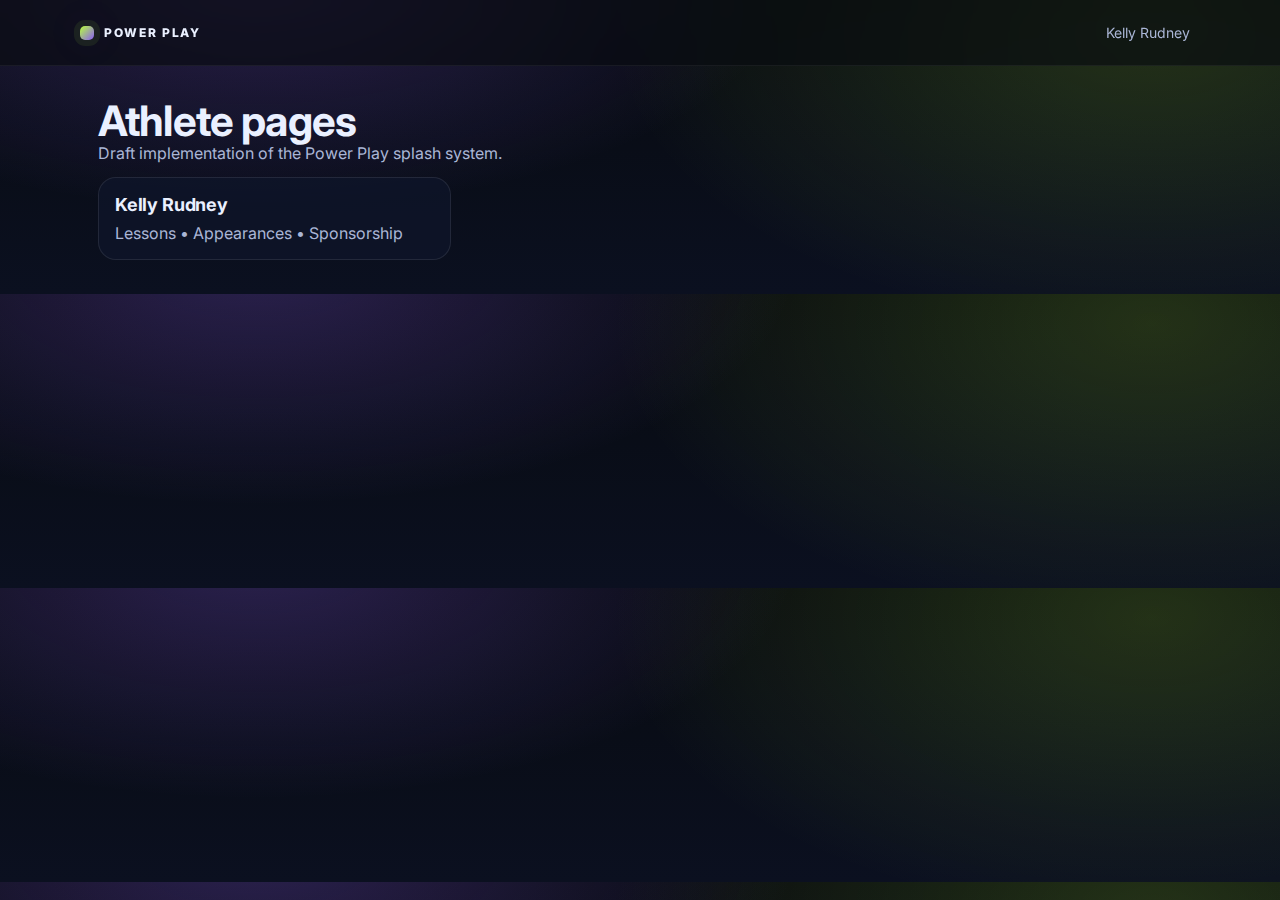
<file: index.html>
<!doctype html>
<html lang="en-CA">
<head>
  <meta charset="utf-8" />
  <meta name="viewport" content="width=device-width,initial-scale=1" />
  <title>Power Play — Athletes</title>
  <meta name="description" content="Power Play athlete splash pages." />
  <link rel="preconnect" href="https://fonts.googleapis.com" />
  <link rel="preconnect" href="https://fonts.gstatic.com" crossorigin />
  <link href="https://fonts.googleapis.com/css2?family=Inter:wght@400;600;700;800&display=swap" rel="stylesheet" />
  <link rel="stylesheet" href="./shared/styles.css" />
</head>
<body>
  <header class="header">
    <div class="container header__inner">
      <a class="brand" href="/" aria-label="Power Play">
        <span class="brand__mark" aria-hidden="true"></span>
        <span class="brand__text">POWER PLAY</span>
      </a>
      <nav class="nav" aria-label="Primary">
        <a class="nav__link" href="./kelly-rudney/">Kelly Rudney</a>
      </nav>
    </div>
  </header>

  <main class="section">
    <div class="container">
      <div class="section__header">
        <h1 class="h1" style="font-size:42px">Athlete pages</h1>
        <p class="muted">Draft implementation of the Power Play splash system.</p>
      </div>
      <div class="grid grid--3">
        <a class="card" href="./kelly-rudney/">
          <h2 class="h3">Kelly Rudney</h2>
          <p class="muted">Lessons • Appearances • Sponsorship</p>
        </a>
      </div>
    </div>
  </main>
</body>
</html>
</file>
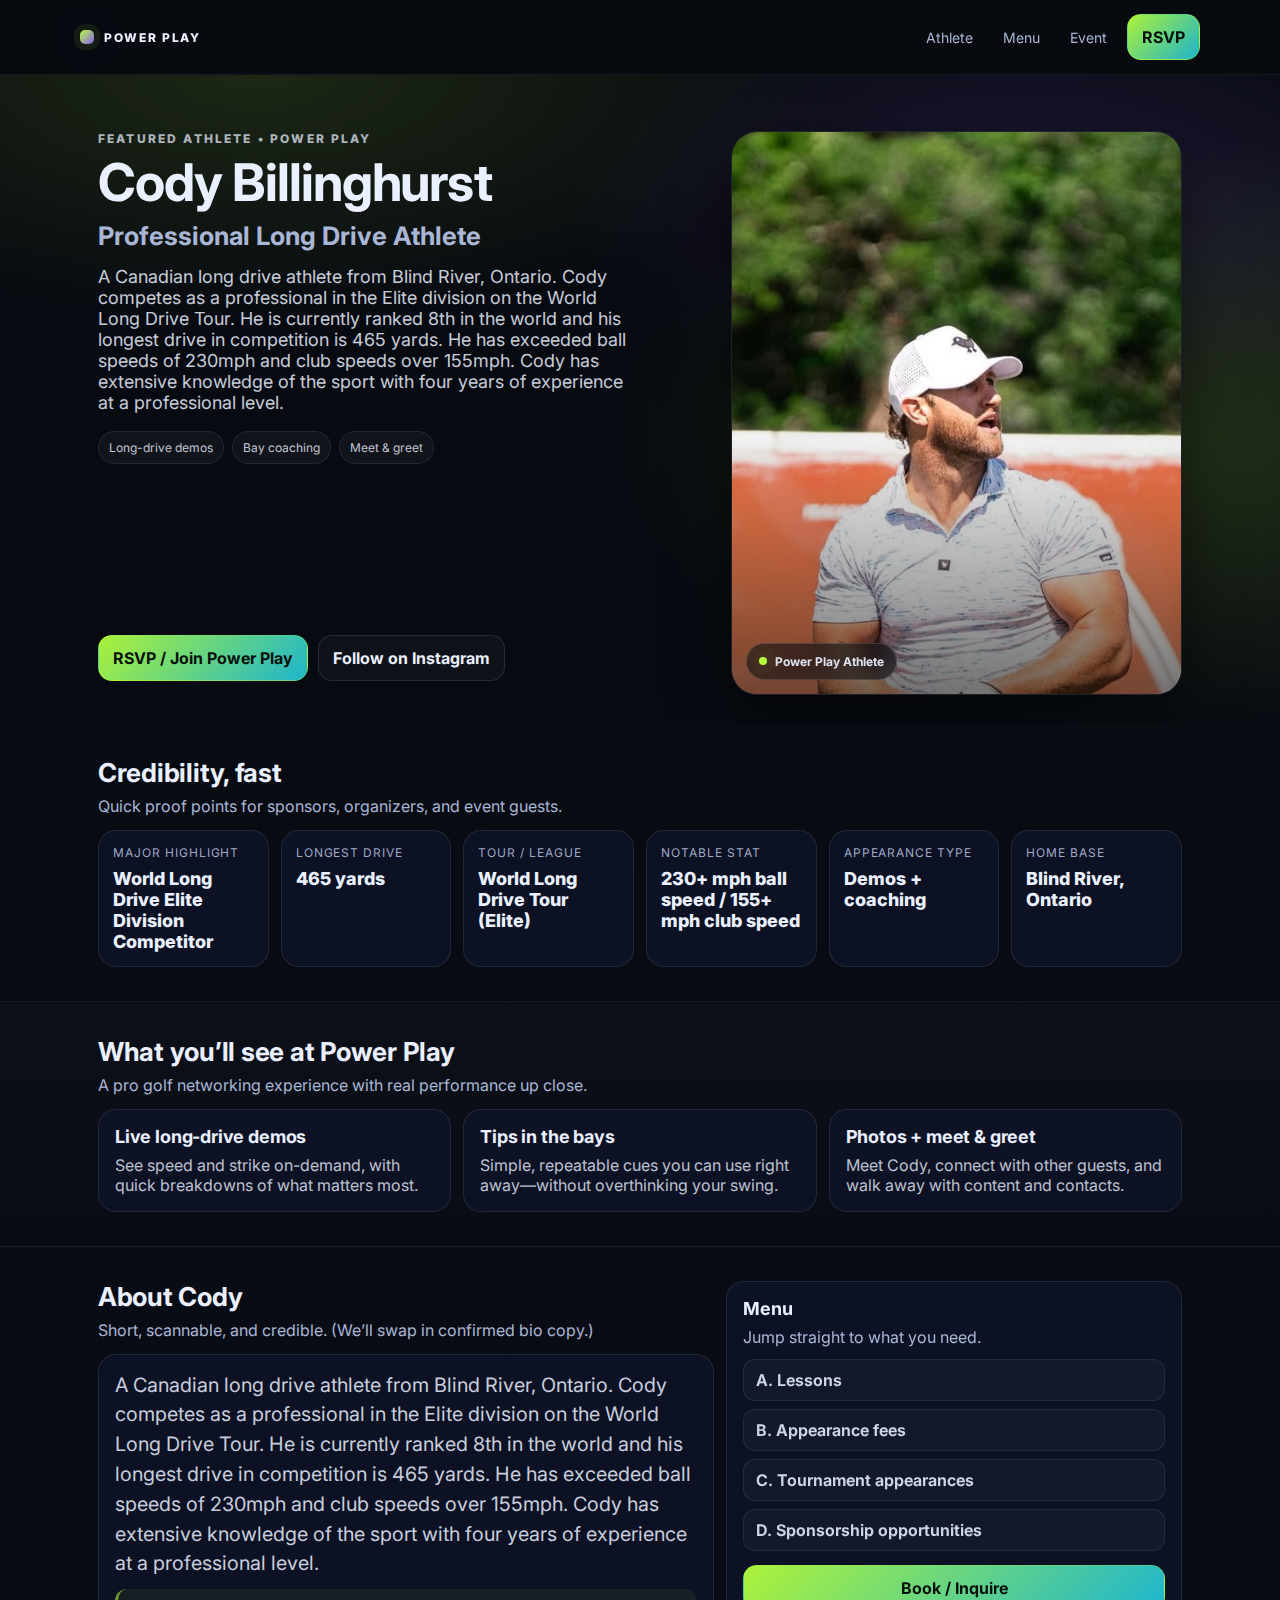
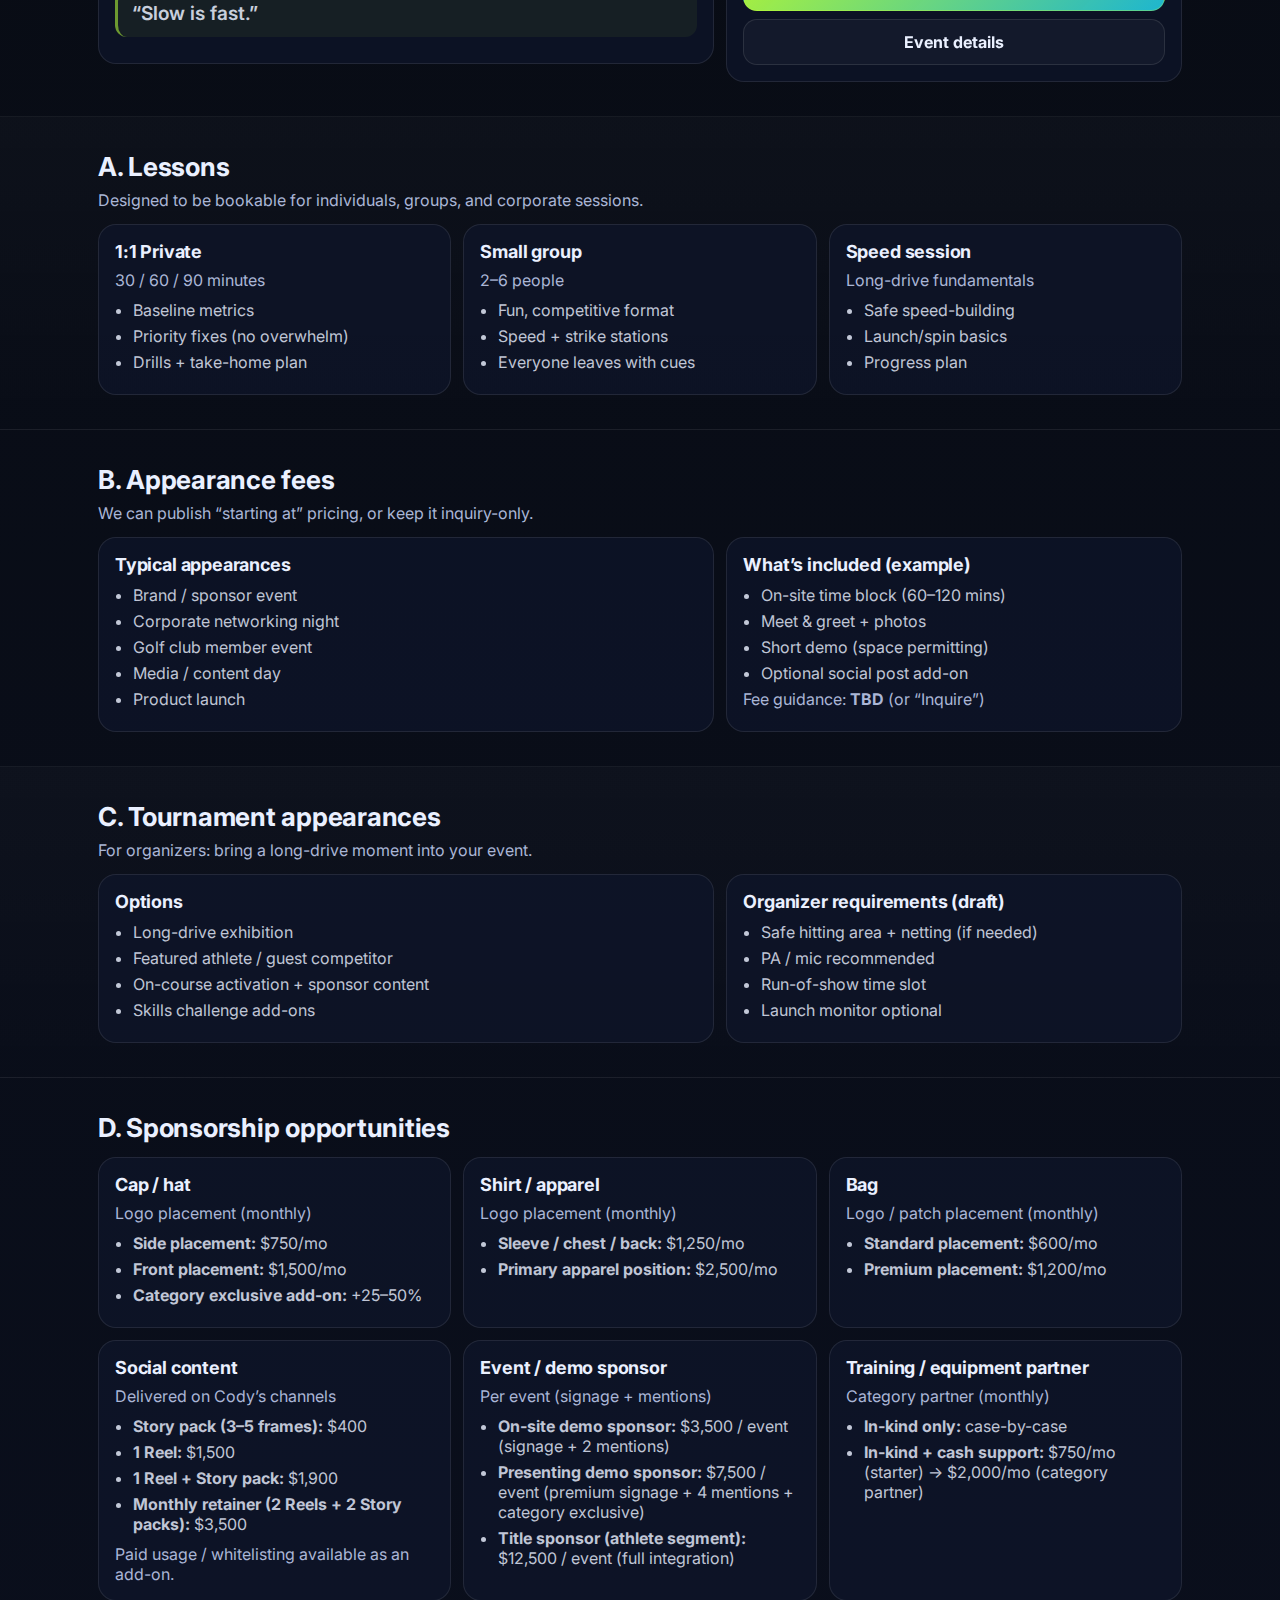
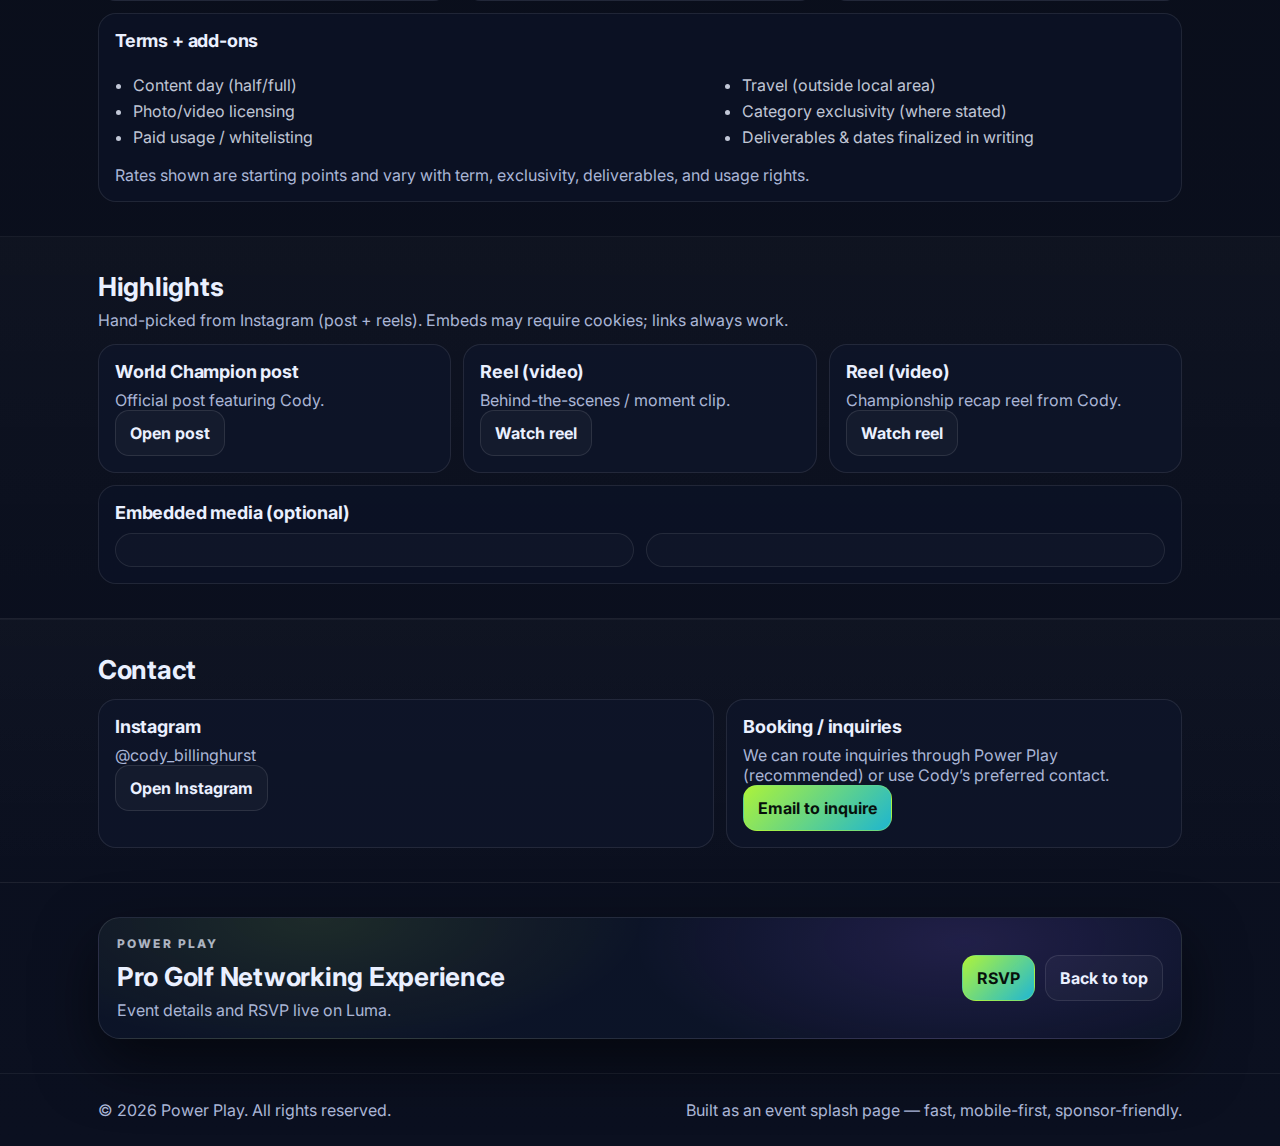
<file: cody-billinghurst/index.html>
<!doctype html>
<html lang="en-CA">
<head>
  <meta charset="utf-8" />
  <meta name="viewport" content="width=device-width,initial-scale=1" />
  <title>Cody Billinghurst — Power Play</title>
  <meta name="description" content="Cody Billinghurst — featured long-drive athlete at Power Play. Lessons, appearances, and sponsorship opportunities." />

  <link rel="preconnect" href="https://fonts.googleapis.com" />
  <link rel="preconnect" href="https://fonts.gstatic.com" crossorigin />
  <link href="https://fonts.googleapis.com/css2?family=Inter:wght@400;600;700;800&display=swap" rel="stylesheet" />

  <link rel="stylesheet" href="../shared/styles.css" />

  <!-- Open Graph -->
  <meta property="og:title" content="Cody Billinghurst — Power Play" />
  <meta property="og:description" content="Featured athlete at Power Play. Lessons, appearances, and sponsorship opportunities." />
  <meta property="og:type" content="website" />
  <meta property="og:image" content="./assets/hero.jpg" />
</head>
<body class="athlete-page">
  <a class="skip" href="#main">Skip to content</a>

  <header class="header">
    <div class="container header__inner">
      <a class="brand" href="#top" aria-label="Power Play">
        <span class="brand__mark" aria-hidden="true"></span>
        <span class="brand__text">POWER PLAY</span>
      </a>

      <nav class="nav" aria-label="Primary">
        <a class="nav__link" href="#athlete">Athlete</a>
        <a class="nav__link" href="#menu">Menu</a>
        <a class="nav__link" href="#event">Event</a>
        <a class="btn btn--primary" href="#rsvp">RSVP</a>
      </nav>
    </div>
  </header>

  <main id="main">
    <!-- HERO -->
    <section id="athlete" class="hero" aria-label="Cody Billinghurst">
      <div class="hero__bg" aria-hidden="true"></div>
      <div class="container hero__inner">
        <div class="hero__copy">
          <p class="eyebrow">Featured athlete • Power Play</p>
          <h1 class="h1">Cody Billinghurst</h1>
          <p class="subhead">Professional Long Drive Athlete</p>

          <p class="lead">A Canadian long drive athlete from Blind River, Ontario. Cody competes as a professional in the Elite division on the World Long Drive Tour. He is currently ranked 8th in the world and his longest drive in competition is 465 yards. He has exceeded ball speeds of 230mph and club speeds over 155mph. Cody has extensive knowledge of the sport with four years of experience at a professional level.</p>

          <div class="hero__cta">
            <a id="rsvp" class="btn btn--primary" href="https://luma.com/i0m71iub?locale=en-CA" target="_blank" rel="noopener">RSVP / Join Power Play</a>
            <a class="btn btn--ghost" href="#social">Follow on Instagram</a>
          </div>

          <div class="chips" aria-label="Highlights">
            <span class="chip">Long-drive demos</span>
            <span class="chip">Bay coaching</span>
            <span class="chip">Meet & greet</span>
          </div>
</div>

        <div class="hero__media">
          <div class="mediaCard">
            <img src="./assets/hero.jpg" alt="Cody Billinghurst holding the World Long Drive championship belt" loading="eager" class="hero-img--cody" />
            <div class="mediaCard__overlay" aria-hidden="true"></div>
            <div class="mediaCard__badge">
              <span class="dot" aria-hidden="true"></span>
              Power Play Athlete
            </div>
          </div>
        </div>
      </div>
    </section>

    <!-- PROOF BAR -->
    <section class="section">
      <div class="container">
        <div class="section__header">
          <h2 class="h2">Credibility, fast</h2>
          <p class="muted">Quick proof points for sponsors, organizers, and event guests.</p>
        </div>

        <div class="grid grid--stats" role="list">
          <div class="card stat" role="listitem">
            <p class="stat__label">Major highlight</p>
            <p class="stat__value">World Long Drive Elite Division Competitor</p>
          </div>
          <div class="card stat" role="listitem">
            <p class="stat__label">Longest drive</p>
            <p class="stat__value">465 yards</p>
          </div>
          <div class="card stat" role="listitem">
            <p class="stat__label">Tour / league</p>
            <p class="stat__value">World Long Drive Tour (Elite)</p>
          </div>
          <div class="card stat" role="listitem">
            <p class="stat__label">Notable stat</p>
            <p class="stat__value">230+ mph ball speed / 155+ mph club speed</p>
          </div>
          <div class="card stat" role="listitem">
            <p class="stat__label">Appearance type</p>
            <p class="stat__value">Demos + coaching</p>
          </div>
          <div class="card stat" role="listitem">
            <p class="stat__label">Home base</p>
            <p class="stat__value">Blind River, Ontario</p>
          </div>
        </div>
      </div>
    </section>

    <!-- WHAT YOU’LL SEE -->
    <section class="section section--alt">
      <div class="container">
        <div class="section__header">
          <h2 class="h2">What you’ll see at Power Play</h2>
          <p class="muted">A pro golf networking experience with real performance up close.</p>
        </div>

        <div class="grid grid--3">
          <div class="card feature">
            <h3 class="h3">Live long-drive demos</h3>
            <p>See speed and strike on-demand, with quick breakdowns of what matters most.</p>
          </div>
          <div class="card feature">
            <h3 class="h3">Tips in the bays</h3>
            <p>Simple, repeatable cues you can use right away—without overthinking your swing.</p>
          </div>
          <div class="card feature">
            <h3 class="h3">Photos + meet &amp; greet</h3>
            <p>Meet Cody, connect with other guests, and walk away with content and contacts.</p>
          </div>
        </div>
      </div>
    </section>

    <!-- BIO + MENU CARD -->
    <section id="menu" class="section">
      <div class="container">
        <div class="grid grid--split">
          <div>
            <div class="section__header">
              <h2 class="h2">About Cody</h2>
              <p class="muted">Short, scannable, and credible. (We’ll swap in confirmed bio copy.)</p>
            </div>
            <div class="card prose">
              <p class="about-copy">A Canadian long drive athlete from Blind River, Ontario. Cody competes as a professional in the Elite division on the World Long Drive Tour. He is currently ranked 8th in the world and his longest drive in competition is 465 yards. He has exceeded ball speeds of 230mph and club speeds over 155mph. Cody has extensive knowledge of the sport with four years of experience at a professional level.</p>
              <p class="quote">“Slow is fast.”</p>
            </div>
          </div>

          <aside class="card menuCard" aria-label="Menu">
            <h3 class="h3">Menu</h3>
            <p class="muted">Jump straight to what you need.</p>
            <div class="menuCard__links">
              <a class="menuLink" href="#lessons">A. Lessons</a>
              <a class="menuLink" href="#fees">B. Appearance fees</a>
              <a class="menuLink" href="#tournaments">C. Tournament appearances</a>
              <a class="menuLink" href="#sponsorship">D. Sponsorship opportunities</a>
            </div>
            <div class="menuCard__cta">
              <a class="btn btn--primary btn--block" href="#contact">Book / Inquire</a>
              <a class="btn btn--ghost btn--block" href="#event">Event details</a>
            </div>
          </aside>
        </div>
      </div>
    </section>

    <!-- LESSONS -->
    <section id="lessons" class="section section--alt">
      <div class="container">
        <div class="section__header">
          <h2 class="h2">A. Lessons</h2>
          <p class="muted">Designed to be bookable for individuals, groups, and corporate sessions.</p>
        </div>

        <div class="grid grid--3">
          <div class="card">
            <h3 class="h3">1:1 Private</h3>
            <p class="muted">30 / 60 / 90 minutes</p>
            <ul class="list">
              <li>Baseline metrics</li>
              <li>Priority fixes (no overwhelm)</li>
              <li>Drills + take-home plan</li>
            </ul>
          </div>
          <div class="card">
            <h3 class="h3">Small group</h3>
            <p class="muted">2–6 people</p>
            <ul class="list">
              <li>Fun, competitive format</li>
              <li>Speed + strike stations</li>
              <li>Everyone leaves with cues</li>
            </ul>
          </div>
          <div class="card">
            <h3 class="h3">Speed session</h3>
            <p class="muted">Long-drive fundamentals</p>
            <ul class="list">
              <li>Safe speed-building</li>
              <li>Launch/spin basics</li>
              <li>Progress plan</li>
            </ul>
          </div>
        </div>
      </div>
    </section>

    <!-- FEES -->
    <section id="fees" class="section">
      <div class="container">
        <div class="section__header">
          <h2 class="h2">B. Appearance fees</h2>
          <p class="muted">We can publish “starting at” pricing, or keep it inquiry-only.</p>
        </div>

        <div class="grid grid--split">
          <div class="card">
            <h3 class="h3">Typical appearances</h3>
            <ul class="list">
              <li>Brand / sponsor event</li>
              <li>Corporate networking night</li>
              <li>Golf club member event</li>
              <li>Media / content day</li>
              <li>Product launch</li>
            </ul>
          </div>
          <div class="card">
            <h3 class="h3">What’s included (example)</h3>
            <ul class="list">
              <li>On-site time block (60–120 mins)</li>
              <li>Meet &amp; greet + photos</li>
              <li>Short demo (space permitting)</li>
              <li>Optional social post add-on</li>
            </ul>
            <p class="muted">Fee guidance: <strong>TBD</strong> (or “Inquire”)</p>
          </div>
        </div>
      </div>
    </section>

    <!-- TOURNAMENTS -->
    <section id="tournaments" class="section section--alt">
      <div class="container">
        <div class="section__header">
          <h2 class="h2">C. Tournament appearances</h2>
          <p class="muted">For organizers: bring a long-drive moment into your event.</p>
        </div>

        <div class="grid grid--split">
          <div class="card">
            <h3 class="h3">Options</h3>
            <ul class="list">
              <li>Long-drive exhibition</li>
              <li>Featured athlete / guest competitor</li>
              <li>On-course activation + sponsor content</li>
              <li>Skills challenge add-ons</li>
            </ul>
          </div>
          <div class="card">
            <h3 class="h3">Organizer requirements (draft)</h3>
            <ul class="list">
              <li>Safe hitting area + netting (if needed)</li>
              <li>PA / mic recommended</li>
              <li>Run-of-show time slot</li>
              <li>Launch monitor optional</li>
            </ul>
          </div>
        </div>
      </div>
    </section>

    <!-- SPONSORSHIP -->
    <section id="sponsorship" class="section">
      <div class="container">
        <div class="section__header">
          <h2 class="h2">D. Sponsorship opportunities</h2>
          
        </div>

        <div class="grid grid--3">
          <div class="card">
            <h3 class="h3">Cap / hat</h3>
            <p class="muted">Logo placement (monthly)</p>
            <ul class="list">
              <li><strong>Side placement:</strong> $750/mo</li>
              <li><strong>Front placement:</strong> $1,500/mo</li>
              <li><strong>Category exclusive add-on:</strong> +25–50%</li>
            </ul>
          </div>

          <div class="card">
            <h3 class="h3">Shirt / apparel</h3>
            <p class="muted">Logo placement (monthly)</p>
            <ul class="list">
              <li><strong>Sleeve / chest / back:</strong> $1,250/mo</li>
              <li><strong>Primary apparel position:</strong> $2,500/mo</li>
            </ul>
          </div>

          <div class="card">
            <h3 class="h3">Bag</h3>
            <p class="muted">Logo / patch placement (monthly)</p>
            <ul class="list">
              <li><strong>Standard placement:</strong> $600/mo</li>
              <li><strong>Premium placement:</strong> $1,200/mo</li>
            </ul>
          </div>

          <div class="card">
            <h3 class="h3">Social content</h3>
            <p class="muted">Delivered on Cody’s channels</p>
            <ul class="list">
              <li><strong>Story pack (3–5 frames):</strong> $400</li>
              <li><strong>1 Reel:</strong> $1,500</li>
              <li><strong>1 Reel + Story pack:</strong> $1,900</li>
              <li><strong>Monthly retainer (2 Reels + 2 Story packs):</strong> $3,500</li>
            </ul>
            <p class="muted" style="margin-top:10px">Paid usage / whitelisting available as an add-on.</p>
          </div>

          <div class="card">
            <h3 class="h3">Event / demo sponsor</h3>
            <p class="muted">Per event (signage + mentions)</p>
            <ul class="list">
              <li><strong>On-site demo sponsor:</strong> $3,500 / event (signage + 2 mentions)</li>
              <li><strong>Presenting demo sponsor:</strong> $7,500 / event (premium signage + 4 mentions + category exclusive)</li>
              <li><strong>Title sponsor (athlete segment):</strong> $12,500 / event (full integration)</li>
            </ul>
          </div>

          <div class="card">
            <h3 class="h3">Training / equipment partner</h3>
            <p class="muted">Category partner (monthly)</p>
            <ul class="list">
              <li><strong>In-kind only:</strong> case-by-case</li>
              <li><strong>In-kind + cash support:</strong> $750/mo (starter) → $2,000/mo (category partner)</li>
            </ul>
          </div>
        </div>

        <div class="card note">
          <h3 class="h3">Terms + add-ons</h3>
          <div class="grid grid--split">
            <ul class="list">
              <li>Content day (half/full)</li>
              <li>Photo/video licensing</li>
              <li>Paid usage / whitelisting</li>
            </ul>
            <ul class="list">
              <li>Travel (outside local area)</li>
              <li>Category exclusivity (where stated)</li>
              <li>Deliverables & dates finalized in writing</li>
            </ul>
          </div>
          <p class="muted" style="margin-top:12px">Rates shown are starting points and vary with term, exclusivity, deliverables, and usage rights.</p>
        </div>
      </div>
    </section>

    <!-- MEDIA / HIGHLIGHTS -->
    <section class="section section--alt" aria-label="Media highlights">
      <div class="container">
        <div class="section__header">
          <h2 class="h2">Highlights</h2>
          <p class="muted">Hand-picked from Instagram (post + reels). Embeds may require cookies; links always work.</p>
        </div>

        <div class="grid grid--3">
          <div class="card">
            <h3 class="h3">World Champion post</h3>
            <p class="muted">Official post featuring Cody.</p>
            <a class="btn btn--ghost" href="https://www.instagram.com/cody_billinghurst/reel/CXgY_G_lnOP/" target="_blank" rel="noopener">Open post</a>
          </div>
          <div class="card">
            <h3 class="h3">Reel (video)</h3>
            <p class="muted">Behind-the-scenes / moment clip.</p>
            <a class="btn btn--ghost" href="https://www.instagram.com/cody_billinghurst/reel/CXbD5MhFKhz/" target="_blank" rel="noopener">Watch reel</a>
          </div>
          <div class="card">
            <h3 class="h3">Reel (video)</h3>
            <p class="muted">Championship recap reel from Cody.</p>
            <a class="btn btn--ghost" href="https://www.instagram.com/cody_billinghurst/reel/CWqNyfIldnr/" target="_blank" rel="noopener">Watch reel</a>
          </div>
        </div>

        <div class="card note" style="margin-top:12px">
          <h3 class="h3">Embedded media (optional)</h3>
          <div class="grid grid--2" style="margin-top:10px">
            <div class="card" style="background:rgba(255,255,255,.02)">
              <blockquote class="instagram-media" data-instgrm-permalink="https://www.instagram.com/p/DLxvXQfp8dT/" data-instgrm-version="14" style="margin:0; width:100%"></blockquote>
            </div>
            <div class="card" style="background:rgba(255,255,255,.02)">
              <blockquote class="instagram-media" data-instgrm-permalink="https://www.instagram.com/p/C1H_VGHJWSQ/?img_index=1" data-instgrm-version="14" style="margin:0; width:100%"></blockquote>
            </div>
          </div>
        </div>
      </div>
    </section>

    <!-- SOCIAL / CONTACT -->
    <section id="contact" class="section section--alt">
      <div class="container">
        <div class="section__header">
          <h2 class="h2">Contact</h2>
        </div>

        <div id="social" class="grid grid--split">
          <div class="card">
            <h3 class="h3">Instagram</h3>
            <p class="muted">@cody_billinghurst</p>
            <a class="btn btn--ghost" href="https://www.instagram.com/cody_billinghurst/" target="_blank" rel="noopener">Open Instagram</a>
          </div>
          <div class="card">
            <h3 class="h3">Booking / inquiries</h3>
            <p class="muted">We can route inquiries through Power Play (recommended) or use Cody’s preferred contact.</p>
            <a class="btn btn--primary" href="mailto:Codybillinghurst8@gmail.com">Email to inquire</a>
          </div>
        </div>
      </div>
    </section>

    <!-- EVENT CTA -->
    <section id="event" class="section">
      <div class="container">
        <div class="cta">
          <div>
            <p class="eyebrow">Power Play</p>
            <h2 class="h2">Pro Golf Networking Experience</h2>
            <p class="muted">Event details and RSVP live on Luma.</p>
          </div>
          <div class="cta__actions">
            <a class="btn btn--primary" href="https://luma.com/i0m71iub?locale=en-CA" target="_blank" rel="noopener">RSVP</a>
            <a class="btn btn--ghost" href="#athlete">Back to top</a>
          </div>
        </div>
      </div>
    </section>

  </main>

  <footer class="footer">
    <div class="container footer__inner">
      <p class="muted">© <span id="y"></span> Power Play. All rights reserved.</p>
      <p class="muted">Built as an event splash page — fast, mobile-first, sponsor-friendly.</p>
    </div>
  </footer>

  <script>
    document.getElementById('y').textContent = new Date().getFullYear();
  </script>

  <!-- Instagram embed (optional) -->
  <script async src="https://www.instagram.com/embed.js"></script>
</body>
</html>
</file>
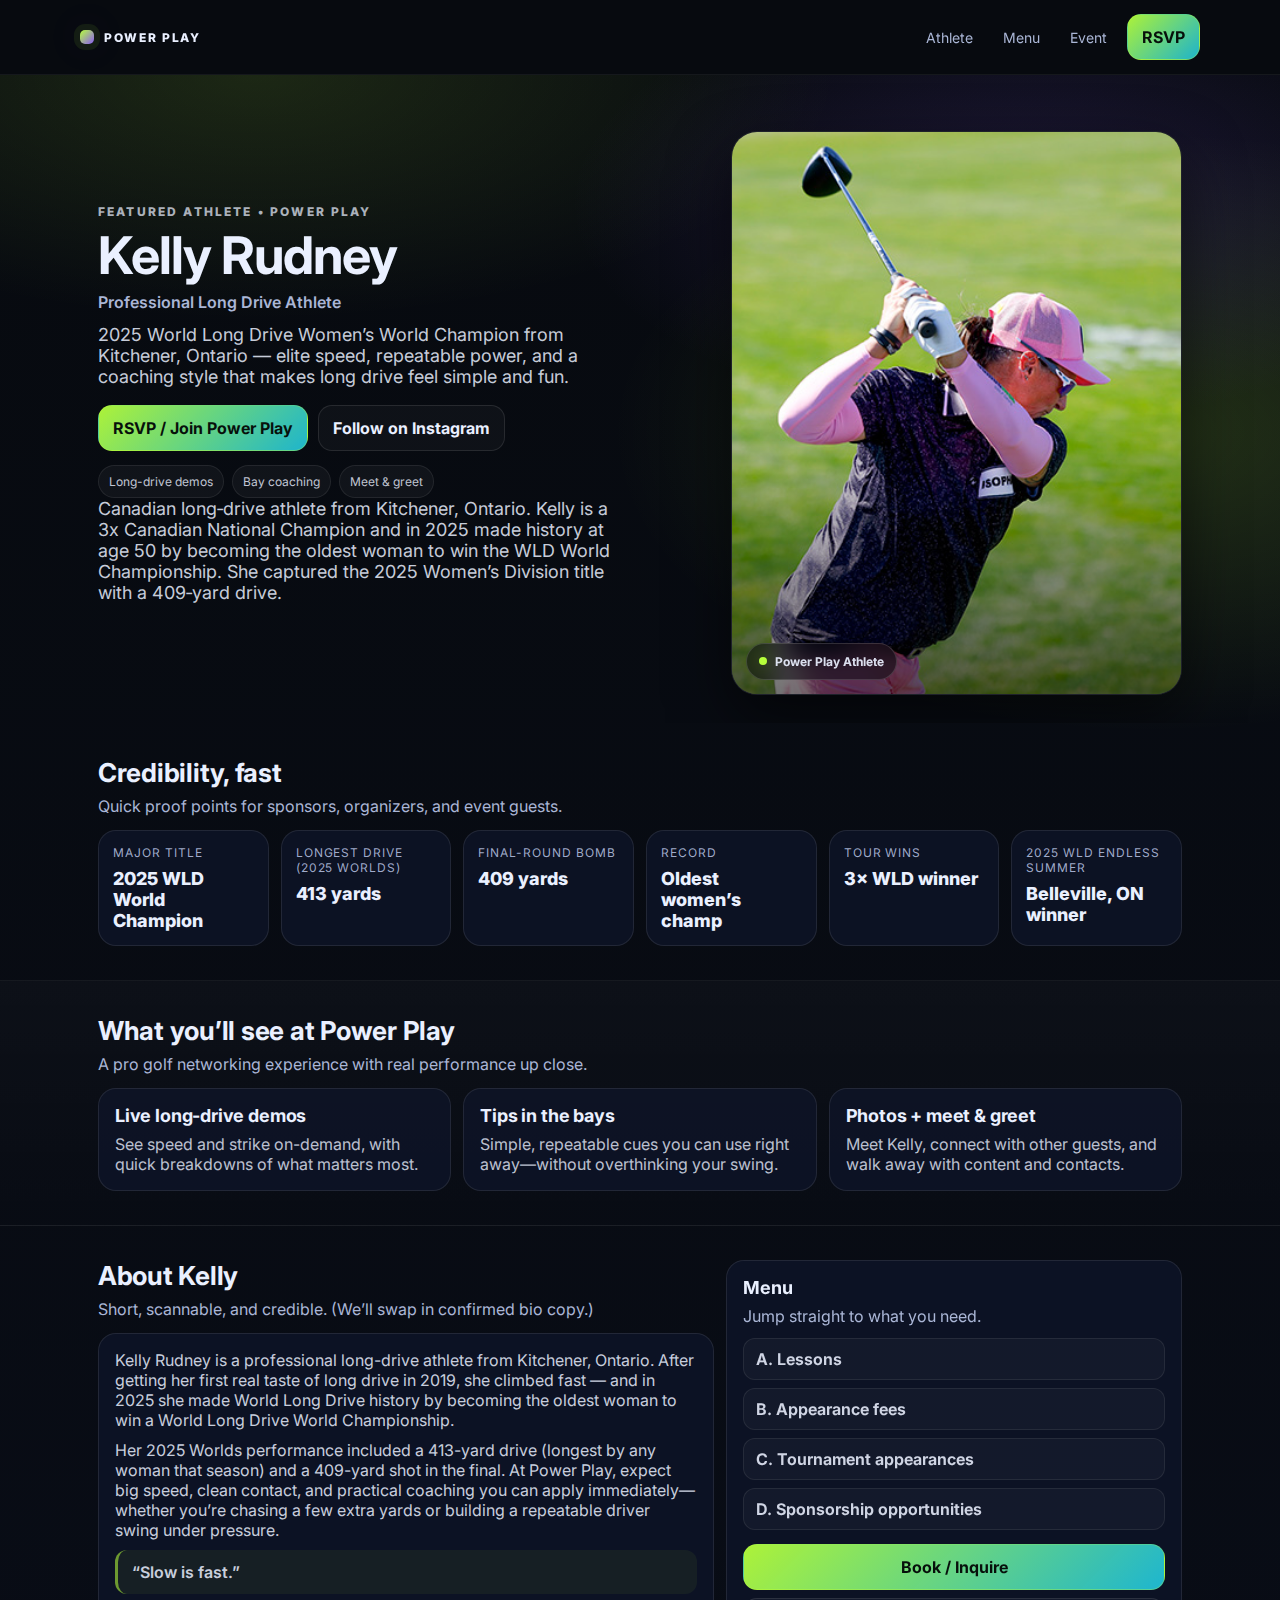
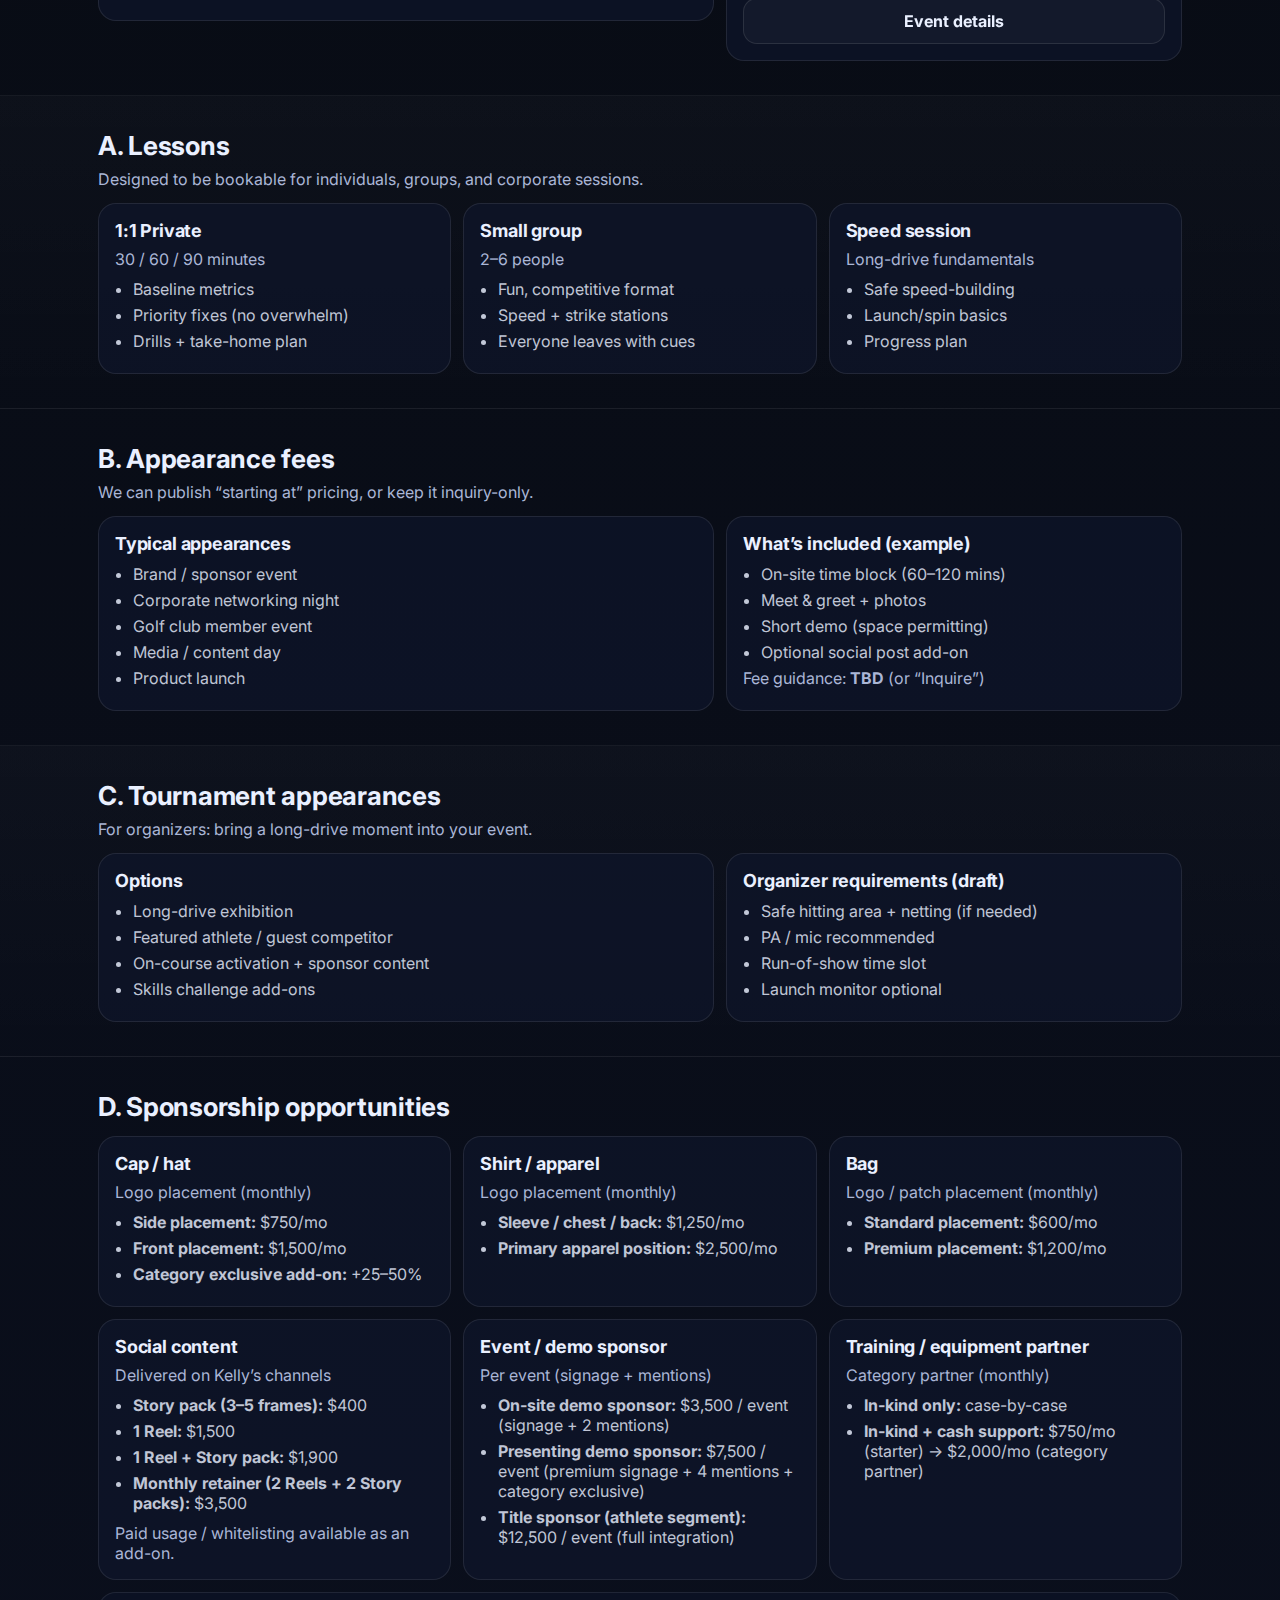
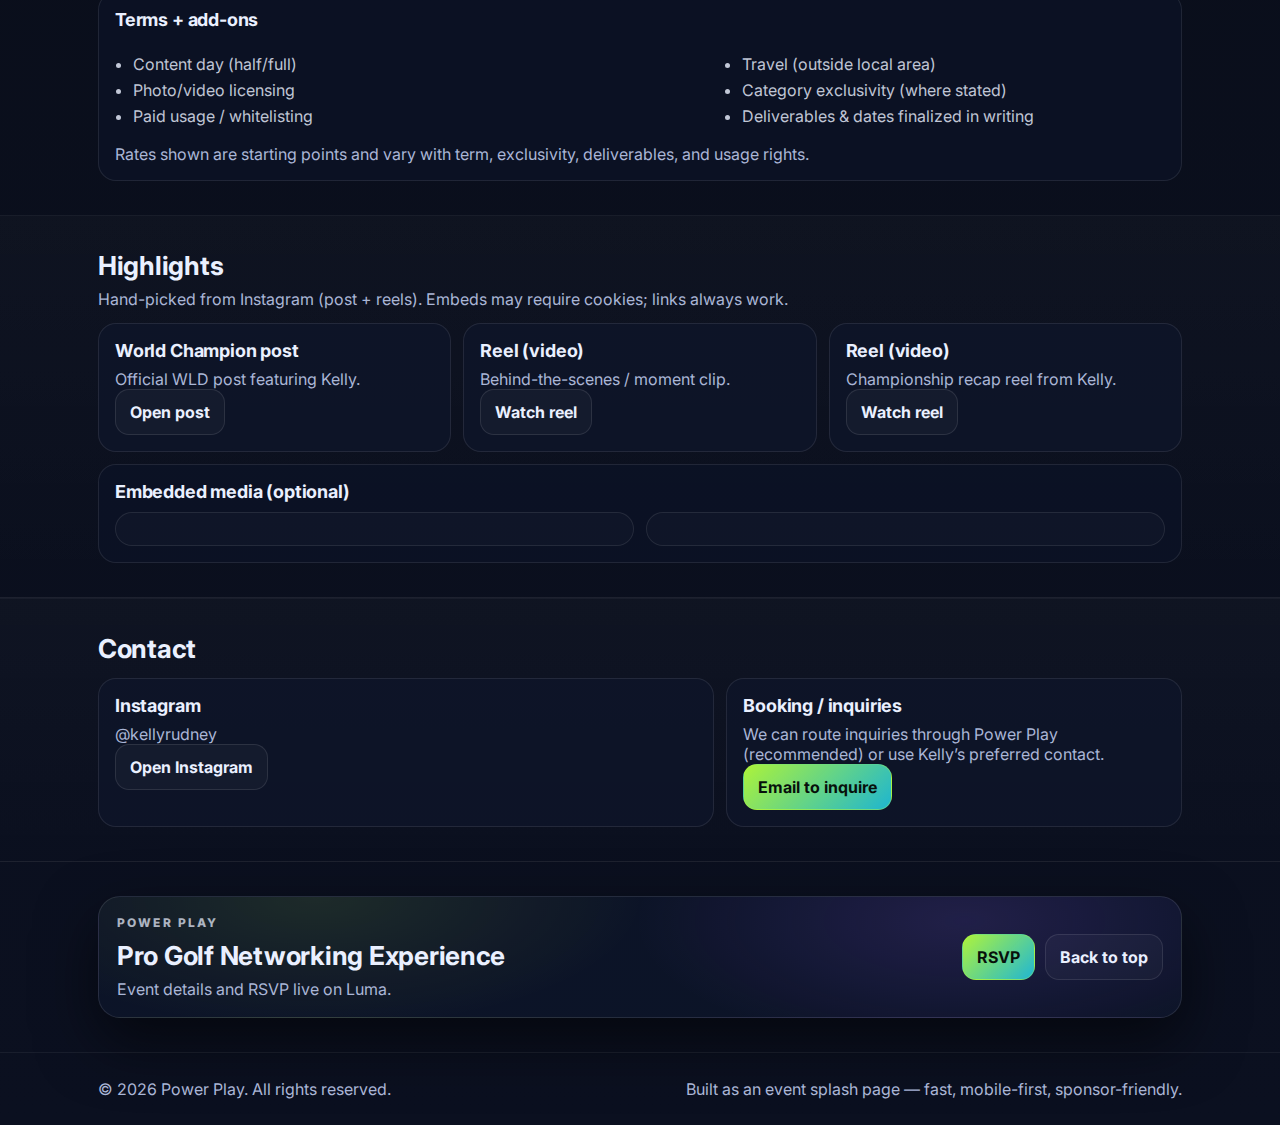
<file: kelly-rudney/index.html>
<!doctype html>
<html lang="en-CA">
<head>
  <meta charset="utf-8" />
  <meta name="viewport" content="width=device-width,initial-scale=1" />
  <title>Kelly Rudney — Power Play</title>
  <meta name="description" content="Kelly Rudney — featured long-drive athlete at Power Play. Lessons, appearances, and sponsorship opportunities." />

  <link rel="preconnect" href="https://fonts.googleapis.com" />
  <link rel="preconnect" href="https://fonts.gstatic.com" crossorigin />
  <link href="https://fonts.googleapis.com/css2?family=Inter:wght@400;600;700;800&display=swap" rel="stylesheet" />

  <link rel="stylesheet" href="../shared/styles.css" />

  <!-- Open Graph -->
  <meta property="og:title" content="Kelly Rudney — Power Play" />
  <meta property="og:description" content="Featured athlete at Power Play. Lessons, appearances, and sponsorship opportunities." />
  <meta property="og:type" content="website" />
  <meta property="og:image" content="./assets/hero.jpg" />
</head>
<body>
  <a class="skip" href="#main">Skip to content</a>

  <header class="header">
    <div class="container header__inner">
      <a class="brand" href="#top" aria-label="Power Play">
        <span class="brand__mark" aria-hidden="true"></span>
        <span class="brand__text">POWER PLAY</span>
      </a>

      <nav class="nav" aria-label="Primary">
        <a class="nav__link" href="#athlete">Athlete</a>
        <a class="nav__link" href="#menu">Menu</a>
        <a class="nav__link" href="#event">Event</a>
        <a class="btn btn--primary" href="#rsvp">RSVP</a>
      </nav>
    </div>
  </header>

  <main id="main">
    <!-- HERO -->
    <section id="athlete" class="hero" aria-label="Kelly Rudney">
      <div class="hero__bg" aria-hidden="true"></div>
      <div class="container hero__inner">
        <div class="hero__copy">
          <p class="eyebrow">Featured athlete • Power Play</p>
          <h1 class="h1">Kelly Rudney</h1>
          <p class="subhead">Professional Long Drive Athlete</p>

          <p class="lead">2025 World Long Drive Women’s World Champion from Kitchener, Ontario — elite speed, repeatable power, and a coaching style that makes long drive feel simple and fun.</p>

          <div class="hero__cta">
            <a id="rsvp" class="btn btn--primary" href="https://luma.com/i0m71iub?locale=en-CA" target="_blank" rel="noopener">RSVP / Join Power Play</a>
            <a class="btn btn--ghost" href="#social">Follow on Instagram</a>
          </div>

          <div class="chips" aria-label="Highlights">
            <span class="chip">Long-drive demos</span>
            <span class="chip">Bay coaching</span>
            <span class="chip">Meet & greet</span>
          </div>

          <p class="lead">Canadian long‑drive athlete from Kitchener, Ontario. Kelly is a 3x Canadian National Champion and in 2025 made history at age 50 by becoming the oldest woman to win the WLD World Championship. She captured the 2025 Women’s Division title with a 409‑yard drive.</p>
        </div>

        <div class="hero__media">
          <div class="mediaCard">
            <img src="./assets/hero.jpg" alt="Kelly Rudney holding the World Long Drive championship belt" loading="eager" />
            <div class="mediaCard__overlay" aria-hidden="true"></div>
            <div class="mediaCard__badge">
              <span class="dot" aria-hidden="true"></span>
              Power Play Athlete
            </div>
          </div>
        </div>
      </div>
    </section>

    <!-- PROOF BAR -->
    <section class="section">
      <div class="container">
        <div class="section__header">
          <h2 class="h2">Credibility, fast</h2>
          <p class="muted">Quick proof points for sponsors, organizers, and event guests.</p>
        </div>

        <div class="grid grid--stats" role="list">
          <div class="card stat" role="listitem">
            <p class="stat__label">Major title</p>
            <p class="stat__value">2025 WLD World Champion</p>
          </div>
          <div class="card stat" role="listitem">
            <p class="stat__label">Longest drive (2025 Worlds)</p>
            <p class="stat__value">413 yards</p>
          </div>
          <div class="card stat" role="listitem">
            <p class="stat__label">Final-round bomb</p>
            <p class="stat__value">409 yards</p>
          </div>
          <div class="card stat" role="listitem">
            <p class="stat__label">Record</p>
            <p class="stat__value">Oldest women’s champ</p>
          </div>
          <div class="card stat" role="listitem">
            <p class="stat__label">Tour wins</p>
            <p class="stat__value">3× WLD winner</p>
          </div>
          <div class="card stat" role="listitem">
            <p class="stat__label">2025 WLD Endless Summer</p>
            <p class="stat__value">Belleville, ON winner</p>
          </div>
        </div>
      </div>
    </section>

    <!-- WHAT YOU’LL SEE -->
    <section class="section section--alt">
      <div class="container">
        <div class="section__header">
          <h2 class="h2">What you’ll see at Power Play</h2>
          <p class="muted">A pro golf networking experience with real performance up close.</p>
        </div>

        <div class="grid grid--3">
          <div class="card feature">
            <h3 class="h3">Live long-drive demos</h3>
            <p>See speed and strike on-demand, with quick breakdowns of what matters most.</p>
          </div>
          <div class="card feature">
            <h3 class="h3">Tips in the bays</h3>
            <p>Simple, repeatable cues you can use right away—without overthinking your swing.</p>
          </div>
          <div class="card feature">
            <h3 class="h3">Photos + meet &amp; greet</h3>
            <p>Meet Kelly, connect with other guests, and walk away with content and contacts.</p>
          </div>
        </div>
      </div>
    </section>

    <!-- BIO + MENU CARD -->
    <section id="menu" class="section">
      <div class="container">
        <div class="grid grid--split">
          <div>
            <div class="section__header">
              <h2 class="h2">About Kelly</h2>
              <p class="muted">Short, scannable, and credible. (We’ll swap in confirmed bio copy.)</p>
            </div>
            <div class="card prose">
              <p>Kelly Rudney is a professional long-drive athlete from Kitchener, Ontario. After getting her first real taste of long drive in 2019, she climbed fast — and in 2025 she made World Long Drive history by becoming the oldest woman to win a World Long Drive World Championship.</p>
              <p>Her 2025 Worlds performance included a 413-yard drive (longest by any woman that season) and a 409-yard shot in the final. At Power Play, expect big speed, clean contact, and practical coaching you can apply immediately—whether you’re chasing a few extra yards or building a repeatable driver swing under pressure.</p>
              <p class="quote">“Slow is fast.”</p>
            </div>
          </div>

          <aside class="card menuCard" aria-label="Menu">
            <h3 class="h3">Menu</h3>
            <p class="muted">Jump straight to what you need.</p>
            <div class="menuCard__links">
              <a class="menuLink" href="#lessons">A. Lessons</a>
              <a class="menuLink" href="#fees">B. Appearance fees</a>
              <a class="menuLink" href="#tournaments">C. Tournament appearances</a>
              <a class="menuLink" href="#sponsorship">D. Sponsorship opportunities</a>
            </div>
            <div class="menuCard__cta">
              <a class="btn btn--primary btn--block" href="#contact">Book / Inquire</a>
              <a class="btn btn--ghost btn--block" href="#event">Event details</a>
            </div>
          </aside>
        </div>
      </div>
    </section>

    <!-- LESSONS -->
    <section id="lessons" class="section section--alt">
      <div class="container">
        <div class="section__header">
          <h2 class="h2">A. Lessons</h2>
          <p class="muted">Designed to be bookable for individuals, groups, and corporate sessions.</p>
        </div>

        <div class="grid grid--3">
          <div class="card">
            <h3 class="h3">1:1 Private</h3>
            <p class="muted">30 / 60 / 90 minutes</p>
            <ul class="list">
              <li>Baseline metrics</li>
              <li>Priority fixes (no overwhelm)</li>
              <li>Drills + take-home plan</li>
            </ul>
          </div>
          <div class="card">
            <h3 class="h3">Small group</h3>
            <p class="muted">2–6 people</p>
            <ul class="list">
              <li>Fun, competitive format</li>
              <li>Speed + strike stations</li>
              <li>Everyone leaves with cues</li>
            </ul>
          </div>
          <div class="card">
            <h3 class="h3">Speed session</h3>
            <p class="muted">Long-drive fundamentals</p>
            <ul class="list">
              <li>Safe speed-building</li>
              <li>Launch/spin basics</li>
              <li>Progress plan</li>
            </ul>
          </div>
        </div>
      </div>
    </section>

    <!-- FEES -->
    <section id="fees" class="section">
      <div class="container">
        <div class="section__header">
          <h2 class="h2">B. Appearance fees</h2>
          <p class="muted">We can publish “starting at” pricing, or keep it inquiry-only.</p>
        </div>

        <div class="grid grid--split">
          <div class="card">
            <h3 class="h3">Typical appearances</h3>
            <ul class="list">
              <li>Brand / sponsor event</li>
              <li>Corporate networking night</li>
              <li>Golf club member event</li>
              <li>Media / content day</li>
              <li>Product launch</li>
            </ul>
          </div>
          <div class="card">
            <h3 class="h3">What’s included (example)</h3>
            <ul class="list">
              <li>On-site time block (60–120 mins)</li>
              <li>Meet &amp; greet + photos</li>
              <li>Short demo (space permitting)</li>
              <li>Optional social post add-on</li>
            </ul>
            <p class="muted">Fee guidance: <strong>TBD</strong> (or “Inquire”)</p>
          </div>
        </div>
      </div>
    </section>

    <!-- TOURNAMENTS -->
    <section id="tournaments" class="section section--alt">
      <div class="container">
        <div class="section__header">
          <h2 class="h2">C. Tournament appearances</h2>
          <p class="muted">For organizers: bring a long-drive moment into your event.</p>
        </div>

        <div class="grid grid--split">
          <div class="card">
            <h3 class="h3">Options</h3>
            <ul class="list">
              <li>Long-drive exhibition</li>
              <li>Featured athlete / guest competitor</li>
              <li>On-course activation + sponsor content</li>
              <li>Skills challenge add-ons</li>
            </ul>
          </div>
          <div class="card">
            <h3 class="h3">Organizer requirements (draft)</h3>
            <ul class="list">
              <li>Safe hitting area + netting (if needed)</li>
              <li>PA / mic recommended</li>
              <li>Run-of-show time slot</li>
              <li>Launch monitor optional</li>
            </ul>
          </div>
        </div>
      </div>
    </section>

    <!-- SPONSORSHIP -->
    <section id="sponsorship" class="section">
      <div class="container">
        <div class="section__header">
          <h2 class="h2">D. Sponsorship opportunities</h2>
          
        </div>

        <div class="grid grid--3">
          <div class="card">
            <h3 class="h3">Cap / hat</h3>
            <p class="muted">Logo placement (monthly)</p>
            <ul class="list">
              <li><strong>Side placement:</strong> $750/mo</li>
              <li><strong>Front placement:</strong> $1,500/mo</li>
              <li><strong>Category exclusive add-on:</strong> +25–50%</li>
            </ul>
          </div>

          <div class="card">
            <h3 class="h3">Shirt / apparel</h3>
            <p class="muted">Logo placement (monthly)</p>
            <ul class="list">
              <li><strong>Sleeve / chest / back:</strong> $1,250/mo</li>
              <li><strong>Primary apparel position:</strong> $2,500/mo</li>
            </ul>
          </div>

          <div class="card">
            <h3 class="h3">Bag</h3>
            <p class="muted">Logo / patch placement (monthly)</p>
            <ul class="list">
              <li><strong>Standard placement:</strong> $600/mo</li>
              <li><strong>Premium placement:</strong> $1,200/mo</li>
            </ul>
          </div>

          <div class="card">
            <h3 class="h3">Social content</h3>
            <p class="muted">Delivered on Kelly’s channels</p>
            <ul class="list">
              <li><strong>Story pack (3–5 frames):</strong> $400</li>
              <li><strong>1 Reel:</strong> $1,500</li>
              <li><strong>1 Reel + Story pack:</strong> $1,900</li>
              <li><strong>Monthly retainer (2 Reels + 2 Story packs):</strong> $3,500</li>
            </ul>
            <p class="muted" style="margin-top:10px">Paid usage / whitelisting available as an add-on.</p>
          </div>

          <div class="card">
            <h3 class="h3">Event / demo sponsor</h3>
            <p class="muted">Per event (signage + mentions)</p>
            <ul class="list">
              <li><strong>On-site demo sponsor:</strong> $3,500 / event (signage + 2 mentions)</li>
              <li><strong>Presenting demo sponsor:</strong> $7,500 / event (premium signage + 4 mentions + category exclusive)</li>
              <li><strong>Title sponsor (athlete segment):</strong> $12,500 / event (full integration)</li>
            </ul>
          </div>

          <div class="card">
            <h3 class="h3">Training / equipment partner</h3>
            <p class="muted">Category partner (monthly)</p>
            <ul class="list">
              <li><strong>In-kind only:</strong> case-by-case</li>
              <li><strong>In-kind + cash support:</strong> $750/mo (starter) → $2,000/mo (category partner)</li>
            </ul>
          </div>
        </div>

        <div class="card note">
          <h3 class="h3">Terms + add-ons</h3>
          <div class="grid grid--split">
            <ul class="list">
              <li>Content day (half/full)</li>
              <li>Photo/video licensing</li>
              <li>Paid usage / whitelisting</li>
            </ul>
            <ul class="list">
              <li>Travel (outside local area)</li>
              <li>Category exclusivity (where stated)</li>
              <li>Deliverables & dates finalized in writing</li>
            </ul>
          </div>
          <p class="muted" style="margin-top:12px">Rates shown are starting points and vary with term, exclusivity, deliverables, and usage rights.</p>
        </div>
      </div>
    </section>

    <!-- MEDIA / HIGHLIGHTS -->
    <section class="section section--alt" aria-label="Media highlights">
      <div class="container">
        <div class="section__header">
          <h2 class="h2">Highlights</h2>
          <p class="muted">Hand-picked from Instagram (post + reels). Embeds may require cookies; links always work.</p>
        </div>

        <div class="grid grid--3">
          <div class="card">
            <h3 class="h3">World Champion post</h3>
            <p class="muted">Official WLD post featuring Kelly.</p>
            <a class="btn btn--ghost" href="https://www.instagram.com/p/DPH2oDFARN7/?hl=en" target="_blank" rel="noopener">Open post</a>
          </div>
          <div class="card">
            <h3 class="h3">Reel (video)</h3>
            <p class="muted">Behind-the-scenes / moment clip.</p>
            <a class="btn btn--ghost" href="https://www.instagram.com/reel/DPdxxsJjmsR/?hl=en" target="_blank" rel="noopener">Watch reel</a>
          </div>
          <div class="card">
            <h3 class="h3">Reel (video)</h3>
            <p class="muted">Championship recap reel from Kelly.</p>
            <a class="btn btn--ghost" href="https://www.instagram.com/reel/DQWj54eEfjv/?hl=en" target="_blank" rel="noopener">Watch reel</a>
          </div>
        </div>

        <div class="card note" style="margin-top:12px">
          <h3 class="h3">Embedded media (optional)</h3>
          <div class="grid grid--2" style="margin-top:10px">
            <div class="card" style="background:rgba(255,255,255,.02)">
              <blockquote class="instagram-media" data-instgrm-permalink="https://www.instagram.com/p/DPH2oDFARN7/" data-instgrm-version="14" style="margin:0; width:100%"></blockquote>
            </div>
            <div class="card" style="background:rgba(255,255,255,.02)">
              <blockquote class="instagram-media" data-instgrm-permalink="https://www.instagram.com/reel/DQWj54eEfjv/" data-instgrm-version="14" style="margin:0; width:100%"></blockquote>
            </div>
          </div>
        </div>
      </div>
    </section>

    <!-- SOCIAL / CONTACT -->
    <section id="contact" class="section section--alt">
      <div class="container">
        <div class="section__header">
          <h2 class="h2">Contact</h2>
        </div>

        <div id="social" class="grid grid--split">
          <div class="card">
            <h3 class="h3">Instagram</h3>
            <p class="muted">@kellyrudney</p>
            <a class="btn btn--ghost" href="https://www.instagram.com/kellyrudney/" target="_blank" rel="noopener">Open Instagram</a>
          </div>
          <div class="card">
            <h3 class="h3">Booking / inquiries</h3>
            <p class="muted">We can route inquiries through Power Play (recommended) or use Kelly’s preferred contact.</p>
            <a class="btn btn--primary" href="mailto:karudney@gmail.com?subject=Booking%20Inquiry%20%E2%80%94%20Kelly%20Rudney">Email to inquire</a>
          </div>
        </div>
      </div>
    </section>

    <!-- EVENT CTA -->
    <section id="event" class="section">
      <div class="container">
        <div class="cta">
          <div>
            <p class="eyebrow">Power Play</p>
            <h2 class="h2">Pro Golf Networking Experience</h2>
            <p class="muted">Event details and RSVP live on Luma.</p>
          </div>
          <div class="cta__actions">
            <a class="btn btn--primary" href="https://luma.com/i0m71iub?locale=en-CA" target="_blank" rel="noopener">RSVP</a>
            <a class="btn btn--ghost" href="#athlete">Back to top</a>
          </div>
        </div>
      </div>
    </section>

  </main>

  <footer class="footer">
    <div class="container footer__inner">
      <p class="muted">© <span id="y"></span> Power Play. All rights reserved.</p>
      <p class="muted">Built as an event splash page — fast, mobile-first, sponsor-friendly.</p>
    </div>
  </footer>

  <script>
    document.getElementById('y').textContent = new Date().getFullYear();
  </script>

  <!-- Instagram embed (optional) -->
  <script async src="https://www.instagram.com/embed.js"></script>
</body>
</html>
</file>
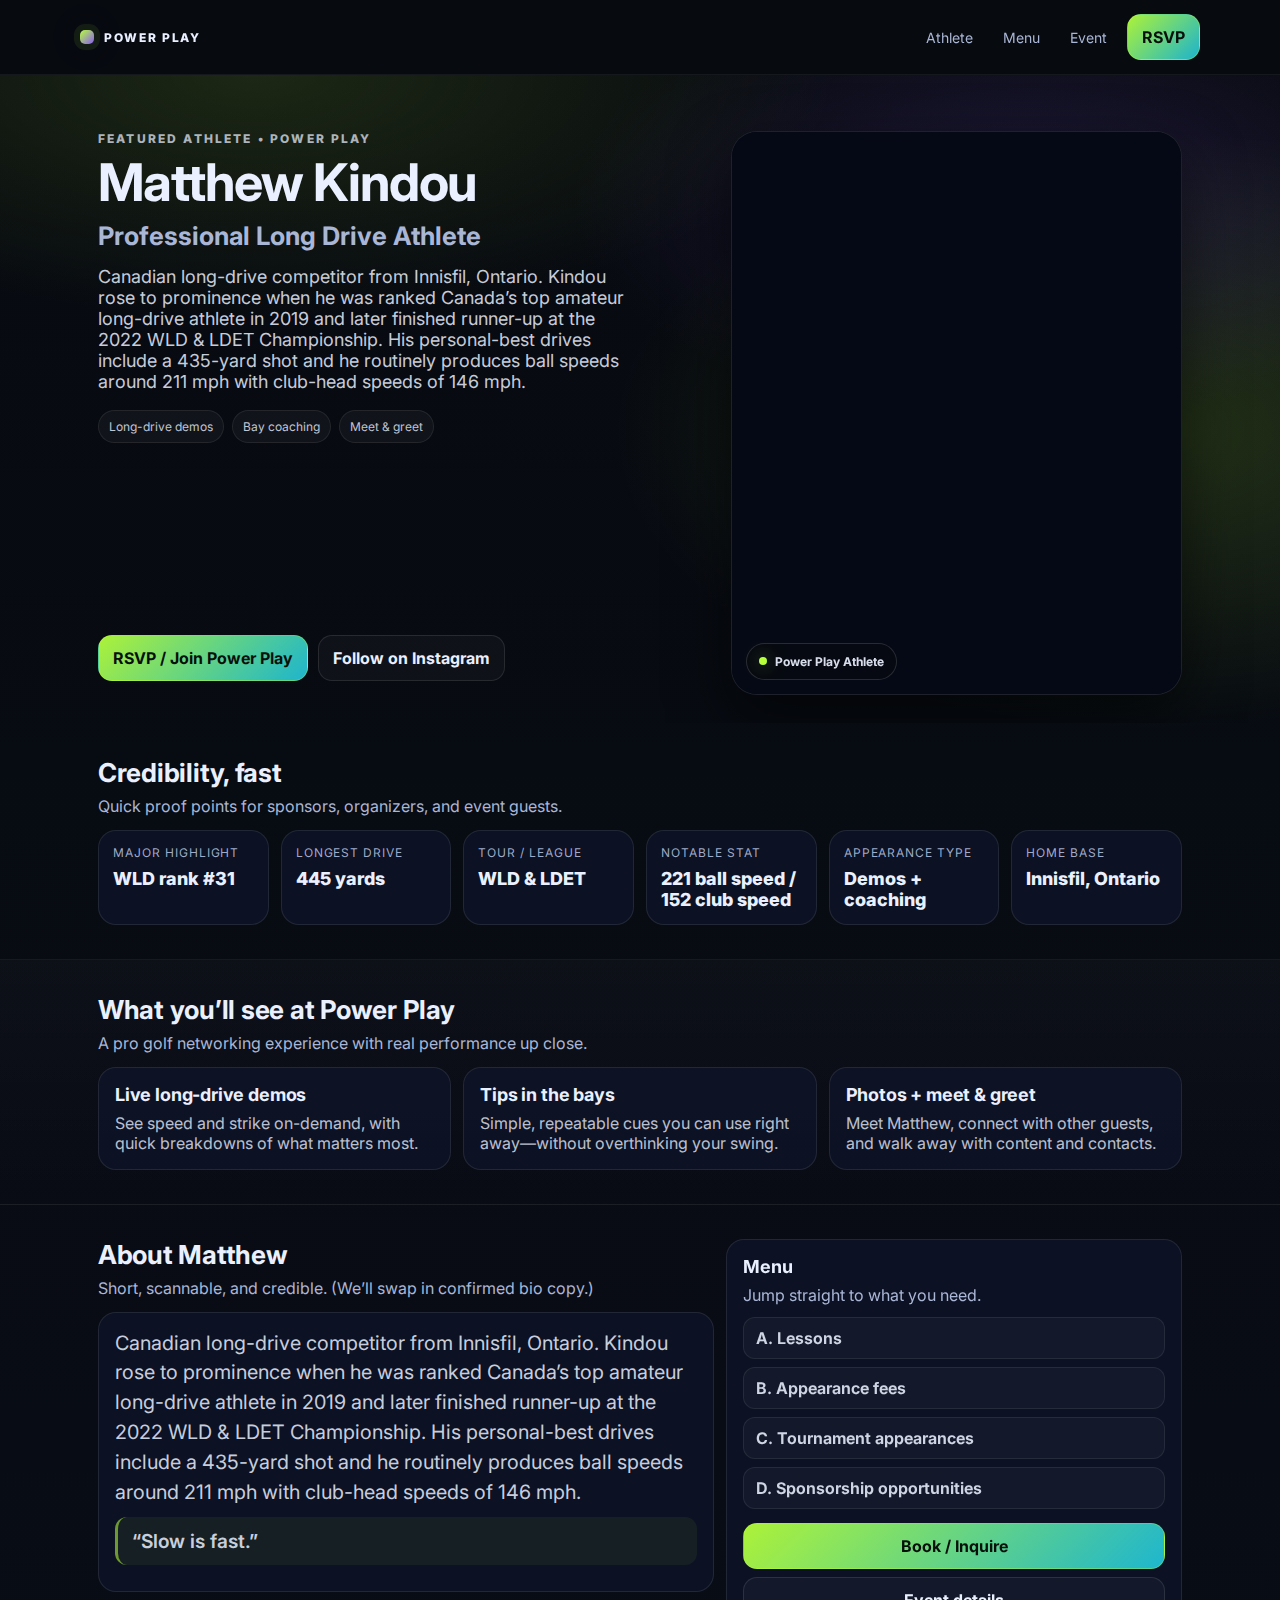
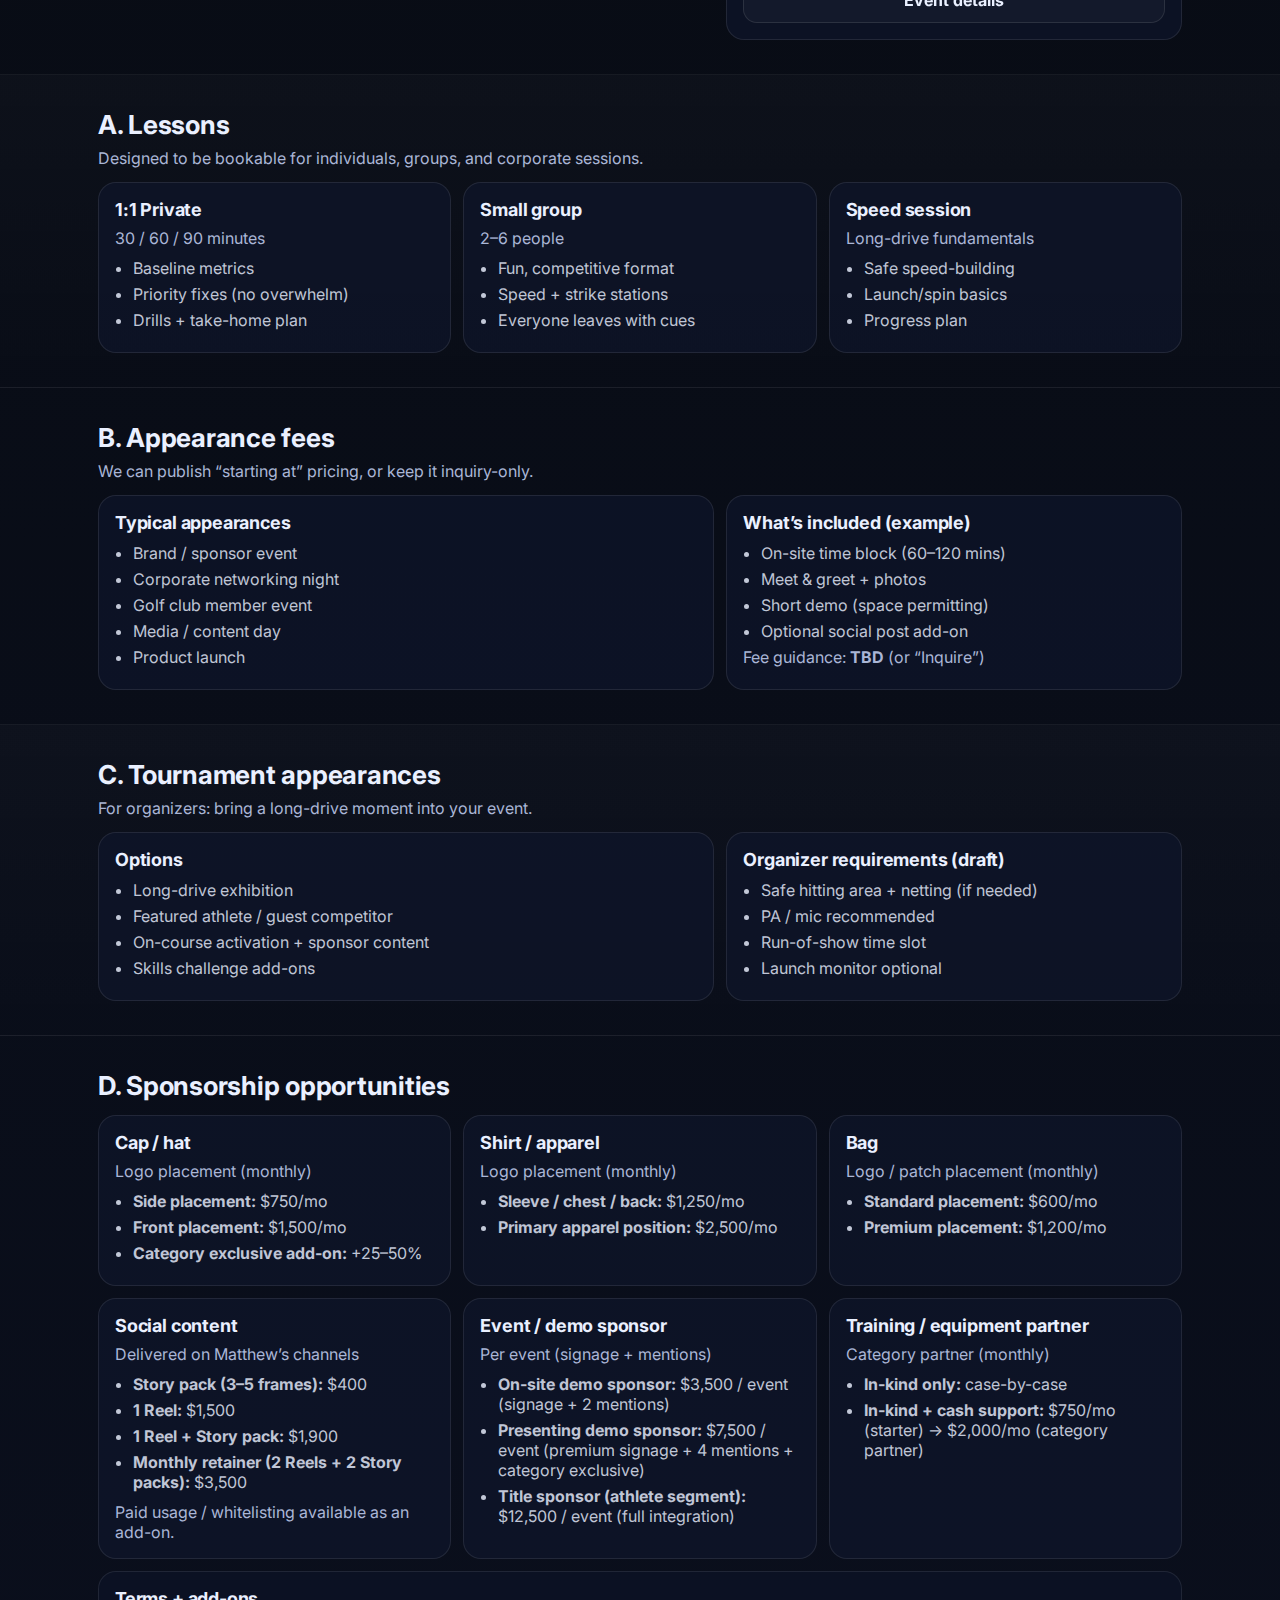
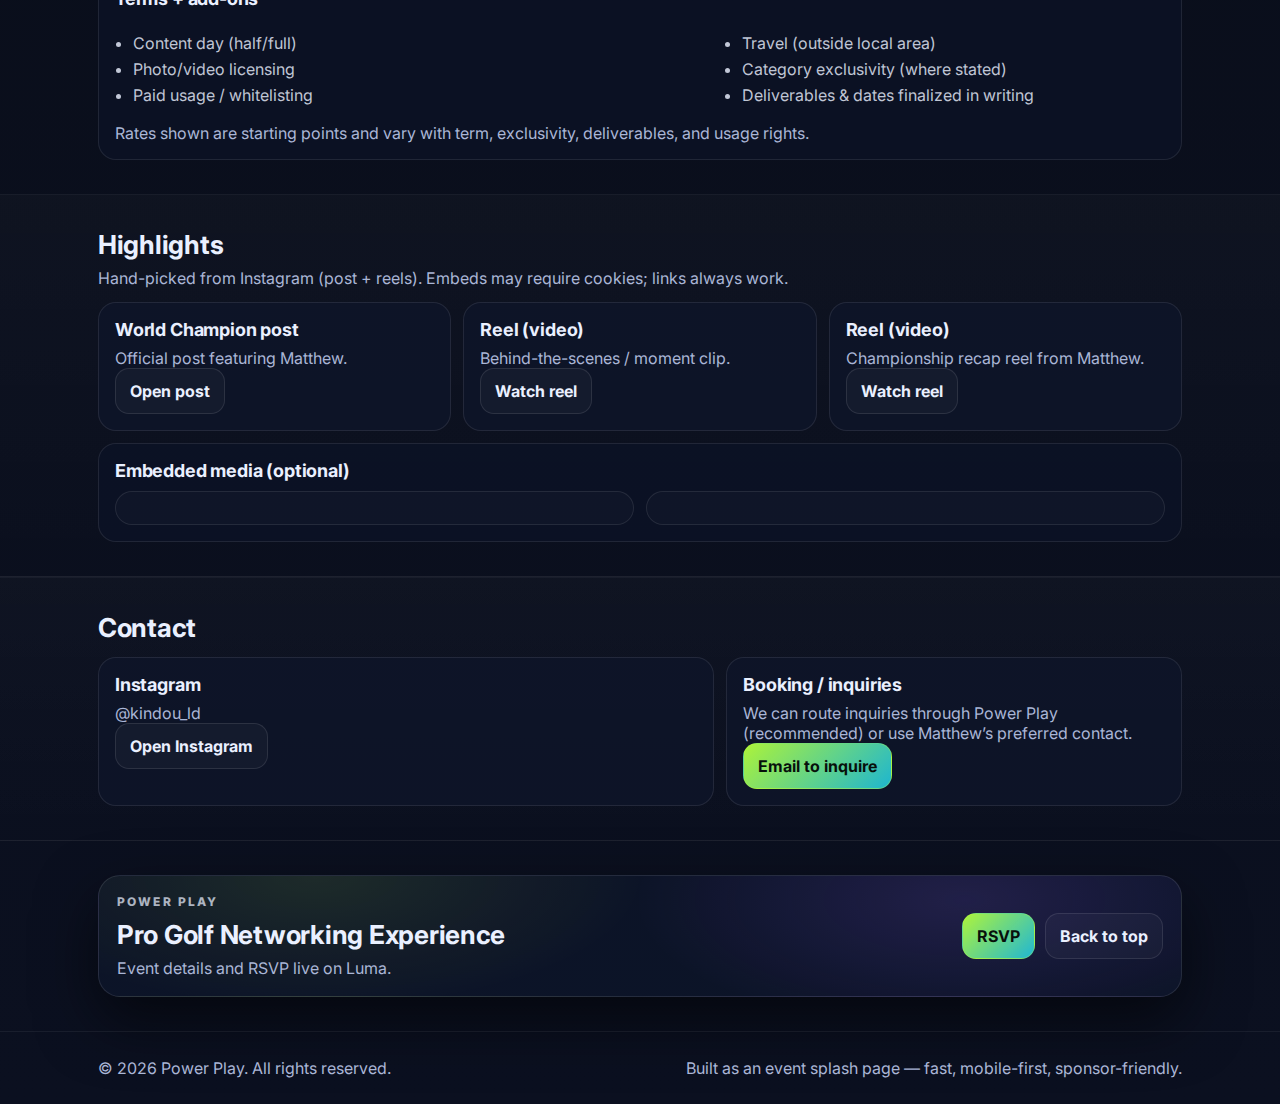
<file: matthew-kindou/index.html>
<!doctype html>
<html lang="en-CA">
<head>
  <meta charset="utf-8" />
  <meta name="viewport" content="width=device-width,initial-scale=1" />
  <title>Matthew Kindou — Power Play</title>
  <meta name="description" content="Matthew Kindou — featured long-drive athlete at Power Play. Lessons, appearances, and sponsorship opportunities." />

  <link rel="preconnect" href="https://fonts.googleapis.com" />
  <link rel="preconnect" href="https://fonts.gstatic.com" crossorigin />
  <link href="https://fonts.googleapis.com/css2?family=Inter:wght@400;600;700;800&display=swap" rel="stylesheet" />

  <link rel="stylesheet" href="../shared/styles.css" />

  <!-- Open Graph -->
  <meta property="og:title" content="Matthew Kindou — Power Play" />
  <meta property="og:description" content="Featured athlete at Power Play. Lessons, appearances, and sponsorship opportunities." />
  <meta property="og:type" content="website" />
  <meta property="og:image" content="./assets/hero.jpg" />
</head>
<body class="athlete-page">
  <a class="skip" href="#main">Skip to content</a>

  <header class="header">
    <div class="container header__inner">
      <a class="brand" href="#top" aria-label="Power Play">
        <span class="brand__mark" aria-hidden="true"></span>
        <span class="brand__text">POWER PLAY</span>
      </a>

      <nav class="nav" aria-label="Primary">
        <a class="nav__link" href="#athlete">Athlete</a>
        <a class="nav__link" href="#menu">Menu</a>
        <a class="nav__link" href="#event">Event</a>
        <a class="btn btn--primary" href="#rsvp">RSVP</a>
      </nav>
    </div>
  </header>

  <main id="main">
    <!-- HERO -->
    <section id="athlete" class="hero" aria-label="Matthew Kindou">
      <div class="hero__bg" aria-hidden="true"></div>
      <div class="container hero__inner">
        <div class="hero__copy">
          <p class="eyebrow">Featured athlete • Power Play</p>
          <h1 class="h1">Matthew Kindou</h1>
          <p class="subhead">Professional Long Drive Athlete</p>

          <p class="lead">Canadian long-drive competitor from Innisfil, Ontario. Kindou rose to prominence when he was ranked Canada’s top amateur long-drive athlete in 2019 and later finished runner-up at the 2022 WLD & LDET Championship. His personal-best drives include a 435-yard shot and he routinely produces ball speeds around 211 mph with club-head speeds of 146 mph.</p>

          <div class="hero__cta">
            <a id="rsvp" class="btn btn--primary" href="https://luma.com/i0m71iub?locale=en-CA" target="_blank" rel="noopener">RSVP / Join Power Play</a>
            <a class="btn btn--ghost" href="#social">Follow on Instagram</a>
          </div>

          <div class="chips" aria-label="Highlights">
            <span class="chip">Long-drive demos</span>
            <span class="chip">Bay coaching</span>
            <span class="chip">Meet & greet</span>
          </div>
        </div>

        <div class="hero__media">
          <div class="mediaCard">
            <iframe
              src="https://www.instagram.com/p/DUX2Np9jHDn/embed"
              title="Matthew Kindou Instagram post"
              loading="eager"
              style="width:100%;height:100%;border:0;border-radius:18px;background:#050916;"
              allow="encrypted-media"
            ></iframe>
            <div class="mediaCard__badge">
              <span class="dot" aria-hidden="true"></span>
              Power Play Athlete
            </div>
          </div>
        </div>
      </div>
    </section>

    <!-- PROOF BAR -->
    <section class="section">
      <div class="container">
        <div class="section__header">
          <h2 class="h2">Credibility, fast</h2>
          <p class="muted">Quick proof points for sponsors, organizers, and event guests.</p>
        </div>

        <div class="grid grid--stats" role="list">
          <div class="card stat" role="listitem">
            <p class="stat__label">Major highlight</p>
            <p class="stat__value">WLD rank #31</p>
          </div>
          <div class="card stat" role="listitem">
            <p class="stat__label">Longest drive</p>
            <p class="stat__value">445 yards</p>
          </div>
          <div class="card stat" role="listitem">
            <p class="stat__label">Tour / league</p>
            <p class="stat__value">WLD & LDET</p>
          </div>
          <div class="card stat" role="listitem">
            <p class="stat__label">Notable stat</p>
            <p class="stat__value">221 ball speed / 152 club speed</p>
          </div>
          <div class="card stat" role="listitem">
            <p class="stat__label">Appearance type</p>
            <p class="stat__value">Demos + coaching</p>
          </div>
          <div class="card stat" role="listitem">
            <p class="stat__label">Home base</p>
            <p class="stat__value">Innisfil, Ontario</p>
          </div>
        </div>
      </div>
    </section>

    <!-- WHAT YOU’LL SEE -->
    <section class="section section--alt">
      <div class="container">
        <div class="section__header">
          <h2 class="h2">What you’ll see at Power Play</h2>
          <p class="muted">A pro golf networking experience with real performance up close.</p>
        </div>

        <div class="grid grid--3">
          <div class="card feature">
            <h3 class="h3">Live long-drive demos</h3>
            <p>See speed and strike on-demand, with quick breakdowns of what matters most.</p>
          </div>
          <div class="card feature">
            <h3 class="h3">Tips in the bays</h3>
            <p>Simple, repeatable cues you can use right away—without overthinking your swing.</p>
          </div>
          <div class="card feature">
            <h3 class="h3">Photos + meet &amp; greet</h3>
            <p>Meet Matthew, connect with other guests, and walk away with content and contacts.</p>
          </div>
        </div>
      </div>
    </section>

    <!-- BIO + MENU CARD -->
    <section id="menu" class="section">
      <div class="container">
        <div class="grid grid--split">
          <div>
            <div class="section__header">
              <h2 class="h2">About Matthew</h2>
              <p class="muted">Short, scannable, and credible. (We’ll swap in confirmed bio copy.)</p>
            </div>
            <div class="card prose">
              <p class="about-copy">Canadian long-drive competitor from Innisfil, Ontario. Kindou rose to prominence when he was ranked Canada’s top amateur long-drive athlete in 2019 and later finished runner-up at the 2022 WLD & LDET Championship. His personal-best drives include a 435-yard shot and he routinely produces ball speeds around 211 mph with club-head speeds of 146 mph.</p>
              <p class="quote">“Slow is fast.”</p>
            </div>
          </div>

          <aside class="card menuCard" aria-label="Menu">
            <h3 class="h3">Menu</h3>
            <p class="muted">Jump straight to what you need.</p>
            <div class="menuCard__links">
              <a class="menuLink" href="#lessons">A. Lessons</a>
              <a class="menuLink" href="#fees">B. Appearance fees</a>
              <a class="menuLink" href="#tournaments">C. Tournament appearances</a>
              <a class="menuLink" href="#sponsorship">D. Sponsorship opportunities</a>
            </div>
            <div class="menuCard__cta">
              <a class="btn btn--primary btn--block" href="#contact">Book / Inquire</a>
              <a class="btn btn--ghost btn--block" href="#event">Event details</a>
            </div>
          </aside>
        </div>
      </div>
    </section>

    <!-- LESSONS -->
    <section id="lessons" class="section section--alt">
      <div class="container">
        <div class="section__header">
          <h2 class="h2">A. Lessons</h2>
          <p class="muted">Designed to be bookable for individuals, groups, and corporate sessions.</p>
        </div>

        <div class="grid grid--3">
          <div class="card">
            <h3 class="h3">1:1 Private</h3>
            <p class="muted">30 / 60 / 90 minutes</p>
            <ul class="list">
              <li>Baseline metrics</li>
              <li>Priority fixes (no overwhelm)</li>
              <li>Drills + take-home plan</li>
            </ul>
          </div>
          <div class="card">
            <h3 class="h3">Small group</h3>
            <p class="muted">2–6 people</p>
            <ul class="list">
              <li>Fun, competitive format</li>
              <li>Speed + strike stations</li>
              <li>Everyone leaves with cues</li>
            </ul>
          </div>
          <div class="card">
            <h3 class="h3">Speed session</h3>
            <p class="muted">Long-drive fundamentals</p>
            <ul class="list">
              <li>Safe speed-building</li>
              <li>Launch/spin basics</li>
              <li>Progress plan</li>
            </ul>
          </div>
        </div>
      </div>
    </section>

    <!-- FEES -->
    <section id="fees" class="section">
      <div class="container">
        <div class="section__header">
          <h2 class="h2">B. Appearance fees</h2>
          <p class="muted">We can publish “starting at” pricing, or keep it inquiry-only.</p>
        </div>

        <div class="grid grid--split">
          <div class="card">
            <h3 class="h3">Typical appearances</h3>
            <ul class="list">
              <li>Brand / sponsor event</li>
              <li>Corporate networking night</li>
              <li>Golf club member event</li>
              <li>Media / content day</li>
              <li>Product launch</li>
            </ul>
          </div>
          <div class="card">
            <h3 class="h3">What’s included (example)</h3>
            <ul class="list">
              <li>On-site time block (60–120 mins)</li>
              <li>Meet &amp; greet + photos</li>
              <li>Short demo (space permitting)</li>
              <li>Optional social post add-on</li>
            </ul>
            <p class="muted">Fee guidance: <strong>TBD</strong> (or “Inquire”)</p>
          </div>
        </div>
      </div>
    </section>

    <!-- TOURNAMENTS -->
    <section id="tournaments" class="section section--alt">
      <div class="container">
        <div class="section__header">
          <h2 class="h2">C. Tournament appearances</h2>
          <p class="muted">For organizers: bring a long-drive moment into your event.</p>
        </div>

        <div class="grid grid--split">
          <div class="card">
            <h3 class="h3">Options</h3>
            <ul class="list">
              <li>Long-drive exhibition</li>
              <li>Featured athlete / guest competitor</li>
              <li>On-course activation + sponsor content</li>
              <li>Skills challenge add-ons</li>
            </ul>
          </div>
          <div class="card">
            <h3 class="h3">Organizer requirements (draft)</h3>
            <ul class="list">
              <li>Safe hitting area + netting (if needed)</li>
              <li>PA / mic recommended</li>
              <li>Run-of-show time slot</li>
              <li>Launch monitor optional</li>
            </ul>
          </div>
        </div>
      </div>
    </section>

    <!-- SPONSORSHIP -->
    <section id="sponsorship" class="section">
      <div class="container">
        <div class="section__header">
          <h2 class="h2">D. Sponsorship opportunities</h2>
          
        </div>

        <div class="grid grid--3">
          <div class="card">
            <h3 class="h3">Cap / hat</h3>
            <p class="muted">Logo placement (monthly)</p>
            <ul class="list">
              <li><strong>Side placement:</strong> $750/mo</li>
              <li><strong>Front placement:</strong> $1,500/mo</li>
              <li><strong>Category exclusive add-on:</strong> +25–50%</li>
            </ul>
          </div>

          <div class="card">
            <h3 class="h3">Shirt / apparel</h3>
            <p class="muted">Logo placement (monthly)</p>
            <ul class="list">
              <li><strong>Sleeve / chest / back:</strong> $1,250/mo</li>
              <li><strong>Primary apparel position:</strong> $2,500/mo</li>
            </ul>
          </div>

          <div class="card">
            <h3 class="h3">Bag</h3>
            <p class="muted">Logo / patch placement (monthly)</p>
            <ul class="list">
              <li><strong>Standard placement:</strong> $600/mo</li>
              <li><strong>Premium placement:</strong> $1,200/mo</li>
            </ul>
          </div>

          <div class="card">
            <h3 class="h3">Social content</h3>
            <p class="muted">Delivered on Matthew’s channels</p>
            <ul class="list">
              <li><strong>Story pack (3–5 frames):</strong> $400</li>
              <li><strong>1 Reel:</strong> $1,500</li>
              <li><strong>1 Reel + Story pack:</strong> $1,900</li>
              <li><strong>Monthly retainer (2 Reels + 2 Story packs):</strong> $3,500</li>
            </ul>
            <p class="muted" style="margin-top:10px">Paid usage / whitelisting available as an add-on.</p>
          </div>

          <div class="card">
            <h3 class="h3">Event / demo sponsor</h3>
            <p class="muted">Per event (signage + mentions)</p>
            <ul class="list">
              <li><strong>On-site demo sponsor:</strong> $3,500 / event (signage + 2 mentions)</li>
              <li><strong>Presenting demo sponsor:</strong> $7,500 / event (premium signage + 4 mentions + category exclusive)</li>
              <li><strong>Title sponsor (athlete segment):</strong> $12,500 / event (full integration)</li>
            </ul>
          </div>

          <div class="card">
            <h3 class="h3">Training / equipment partner</h3>
            <p class="muted">Category partner (monthly)</p>
            <ul class="list">
              <li><strong>In-kind only:</strong> case-by-case</li>
              <li><strong>In-kind + cash support:</strong> $750/mo (starter) → $2,000/mo (category partner)</li>
            </ul>
          </div>
        </div>

        <div class="card note">
          <h3 class="h3">Terms + add-ons</h3>
          <div class="grid grid--split">
            <ul class="list">
              <li>Content day (half/full)</li>
              <li>Photo/video licensing</li>
              <li>Paid usage / whitelisting</li>
            </ul>
            <ul class="list">
              <li>Travel (outside local area)</li>
              <li>Category exclusivity (where stated)</li>
              <li>Deliverables & dates finalized in writing</li>
            </ul>
          </div>
          <p class="muted" style="margin-top:12px">Rates shown are starting points and vary with term, exclusivity, deliverables, and usage rights.</p>
        </div>
      </div>
    </section>

    <!-- MEDIA / HIGHLIGHTS -->
    <section class="section section--alt" aria-label="Media highlights">
      <div class="container">
        <div class="section__header">
          <h2 class="h2">Highlights</h2>
          <p class="muted">Hand-picked from Instagram (post + reels). Embeds may require cookies; links always work.</p>
        </div>

        <div class="grid grid--3">
          <div class="card">
            <h3 class="h3">World Champion post</h3>
            <p class="muted">Official post featuring Matthew.</p>
            <a class="btn btn--ghost" href="https://www.instagram.com/p/DQwrLkrDYsZ/" target="_blank" rel="noopener">Open post</a>
          </div>
          <div class="card">
            <h3 class="h3">Reel (video)</h3>
            <p class="muted">Behind-the-scenes / moment clip.</p>
            <a class="btn btn--ghost" href="https://www.instagram.com/p/DQwlRfykTqf/" target="_blank" rel="noopener">Watch reel</a>
          </div>
          <div class="card">
            <h3 class="h3">Reel (video)</h3>
            <p class="muted">Championship recap reel from Matthew.</p>
            <a class="btn btn--ghost" href="https://www.instagram.com/p/DLkza_BR1Ao/?img_index=1" target="_blank" rel="noopener">Watch reel</a>
          </div>
        </div>

        <div class="card note" style="margin-top:12px">
          <h3 class="h3">Embedded media (optional)</h3>
          <div class="grid grid--2" style="margin-top:10px">
            <div class="card" style="background:rgba(255,255,255,.02)">
              <blockquote class="instagram-media" data-instgrm-permalink="https://www.instagram.com/p/DQwrLkrDYsZ/" data-instgrm-version="14" style="margin:0; width:100%"></blockquote>
            </div>
            <div class="card" style="background:rgba(255,255,255,.02)">
              <blockquote class="instagram-media" data-instgrm-permalink="https://www.instagram.com/p/DQwlRfykTqf/" data-instgrm-version="14" style="margin:0; width:100%"></blockquote>
            </div>
          </div>
        </div>
      </div>
    </section>

    <!-- SOCIAL / CONTACT -->
    <section id="contact" class="section section--alt">
      <div class="container">
        <div class="section__header">
          <h2 class="h2">Contact</h2>
        </div>

        <div id="social" class="grid grid--split">
          <div class="card">
            <h3 class="h3">Instagram</h3>
            <p class="muted">@kindou_ld</p>
            <a class="btn btn--ghost" href="https://www.instagram.com/kindou_ld/" target="_blank" rel="noopener">Open Instagram</a>
          </div>
          <div class="card">
            <h3 class="h3">Booking / inquiries</h3>
            <p class="muted">We can route inquiries through Power Play (recommended) or use Matthew’s preferred contact.</p>
            <a class="btn btn--primary" href="mailto:Matthew.kindou@gmail.com">Email to inquire</a>
          </div>
        </div>
      </div>
    </section>

    <!-- EVENT CTA -->
    <section id="event" class="section">
      <div class="container">
        <div class="cta">
          <div>
            <p class="eyebrow">Power Play</p>
            <h2 class="h2">Pro Golf Networking Experience</h2>
            <p class="muted">Event details and RSVP live on Luma.</p>
          </div>
          <div class="cta__actions">
            <a class="btn btn--primary" href="https://luma.com/i0m71iub?locale=en-CA" target="_blank" rel="noopener">RSVP</a>
            <a class="btn btn--ghost" href="#athlete">Back to top</a>
          </div>
        </div>
      </div>
    </section>

  </main>

  <footer class="footer">
    <div class="container footer__inner">
      <p class="muted">© <span id="y"></span> Power Play. All rights reserved.</p>
      <p class="muted">Built as an event splash page — fast, mobile-first, sponsor-friendly.</p>
    </div>
  </footer>

  <script>
    document.getElementById('y').textContent = new Date().getFullYear();
  </script>

  <!-- Instagram embed (optional) -->
  <script async src="https://www.instagram.com/embed.js"></script>
</body>
</html>
</file>
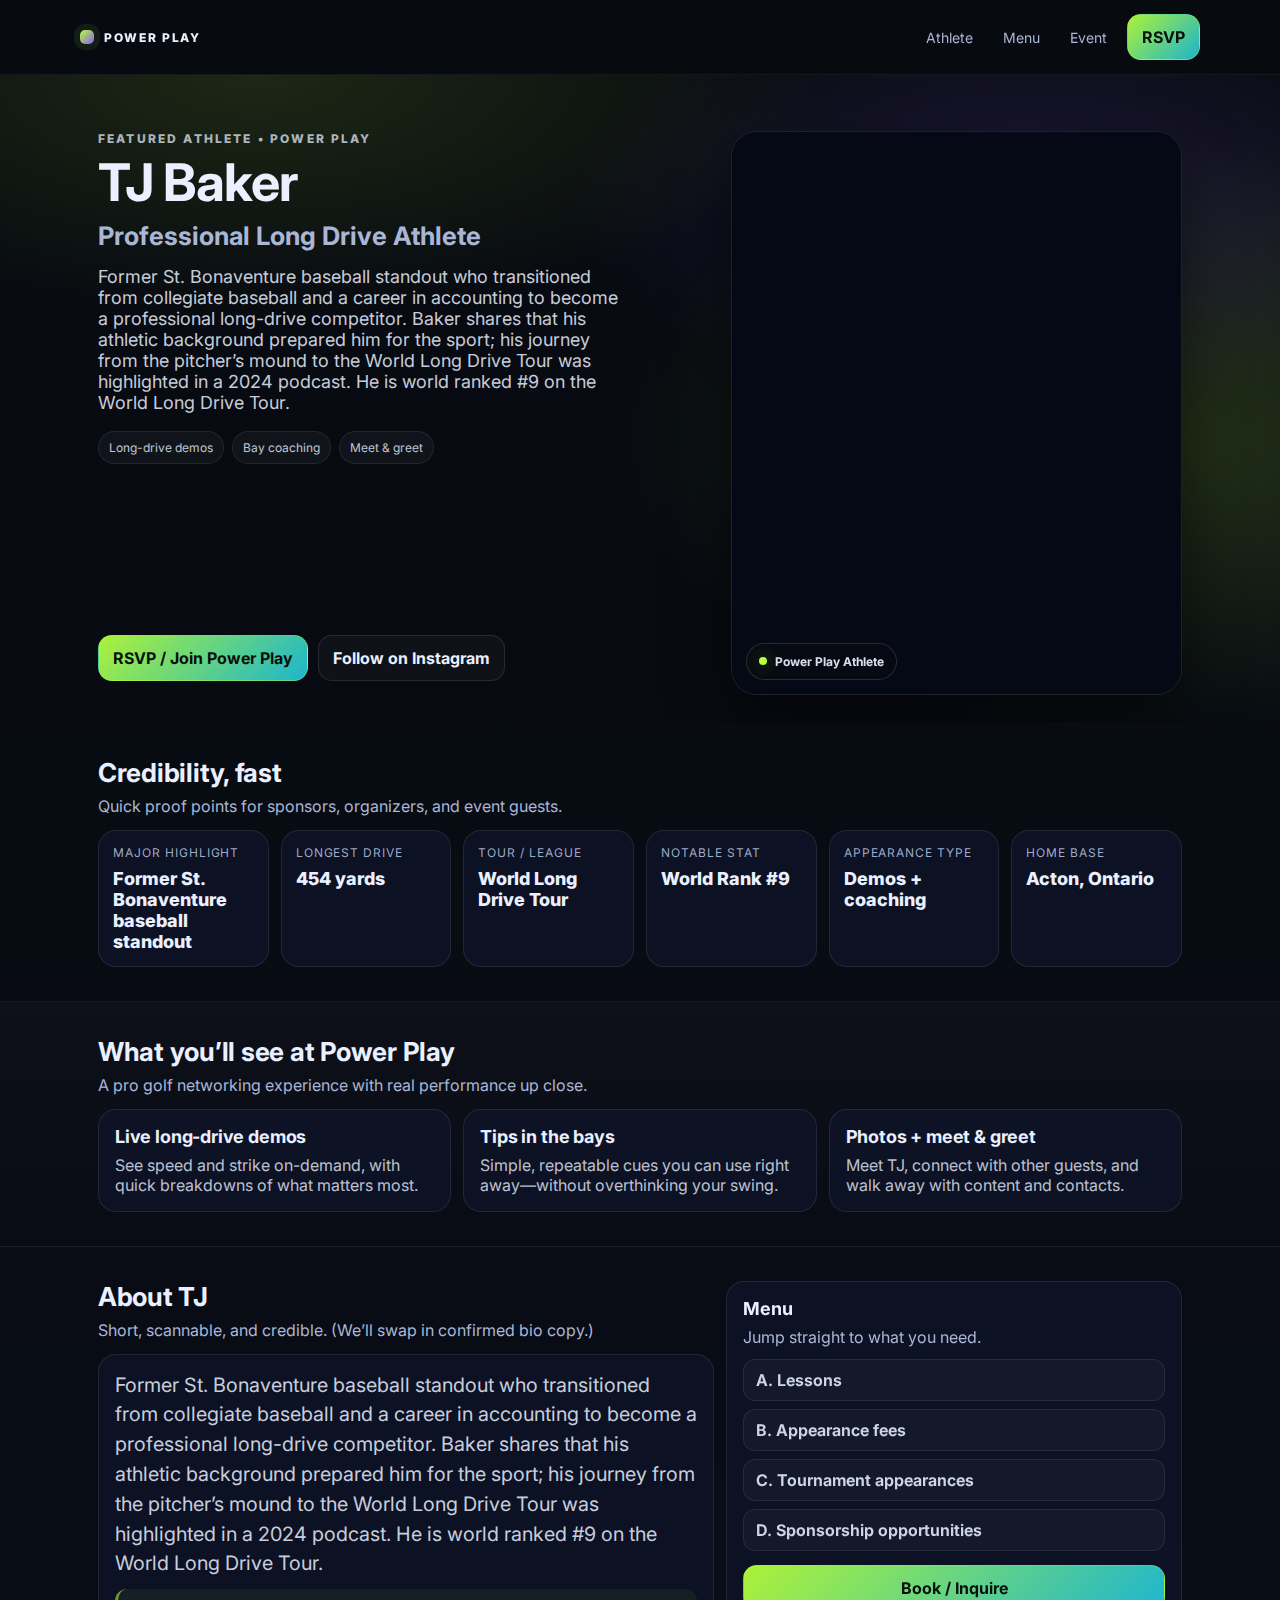
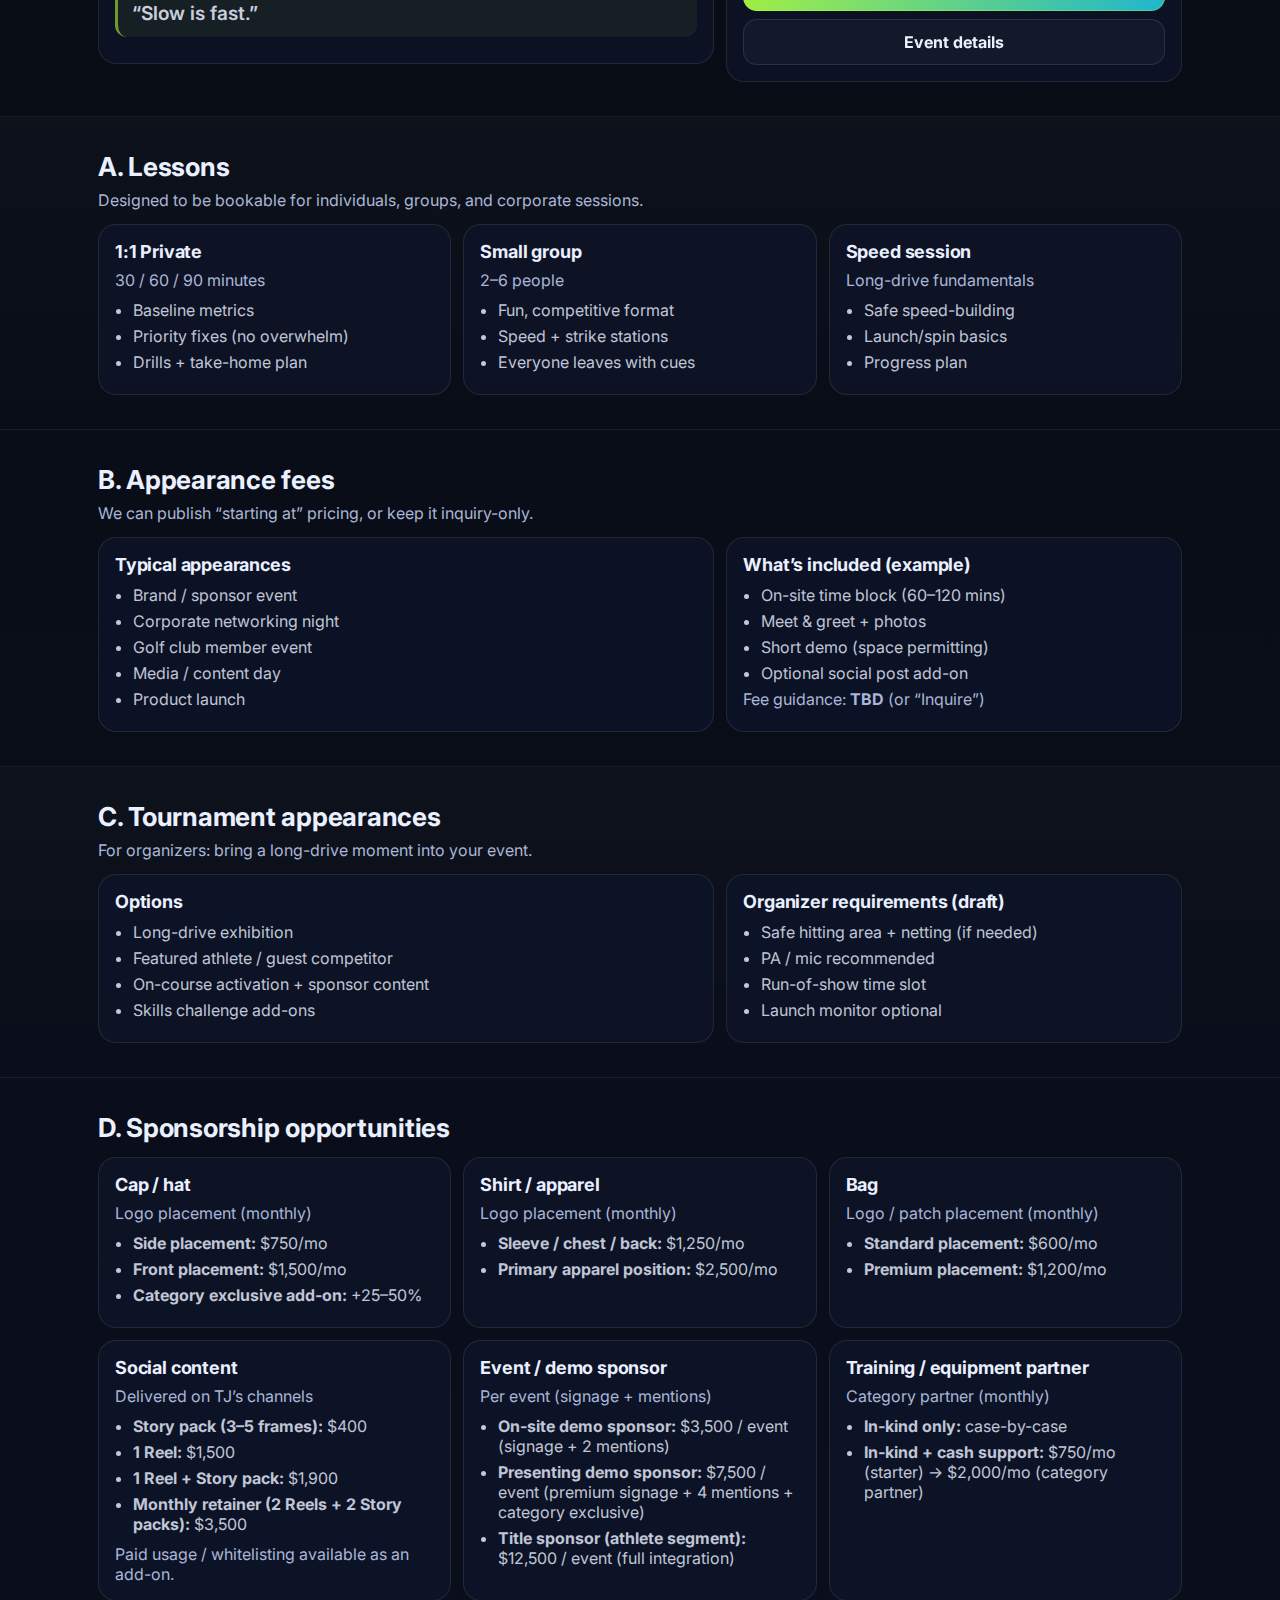
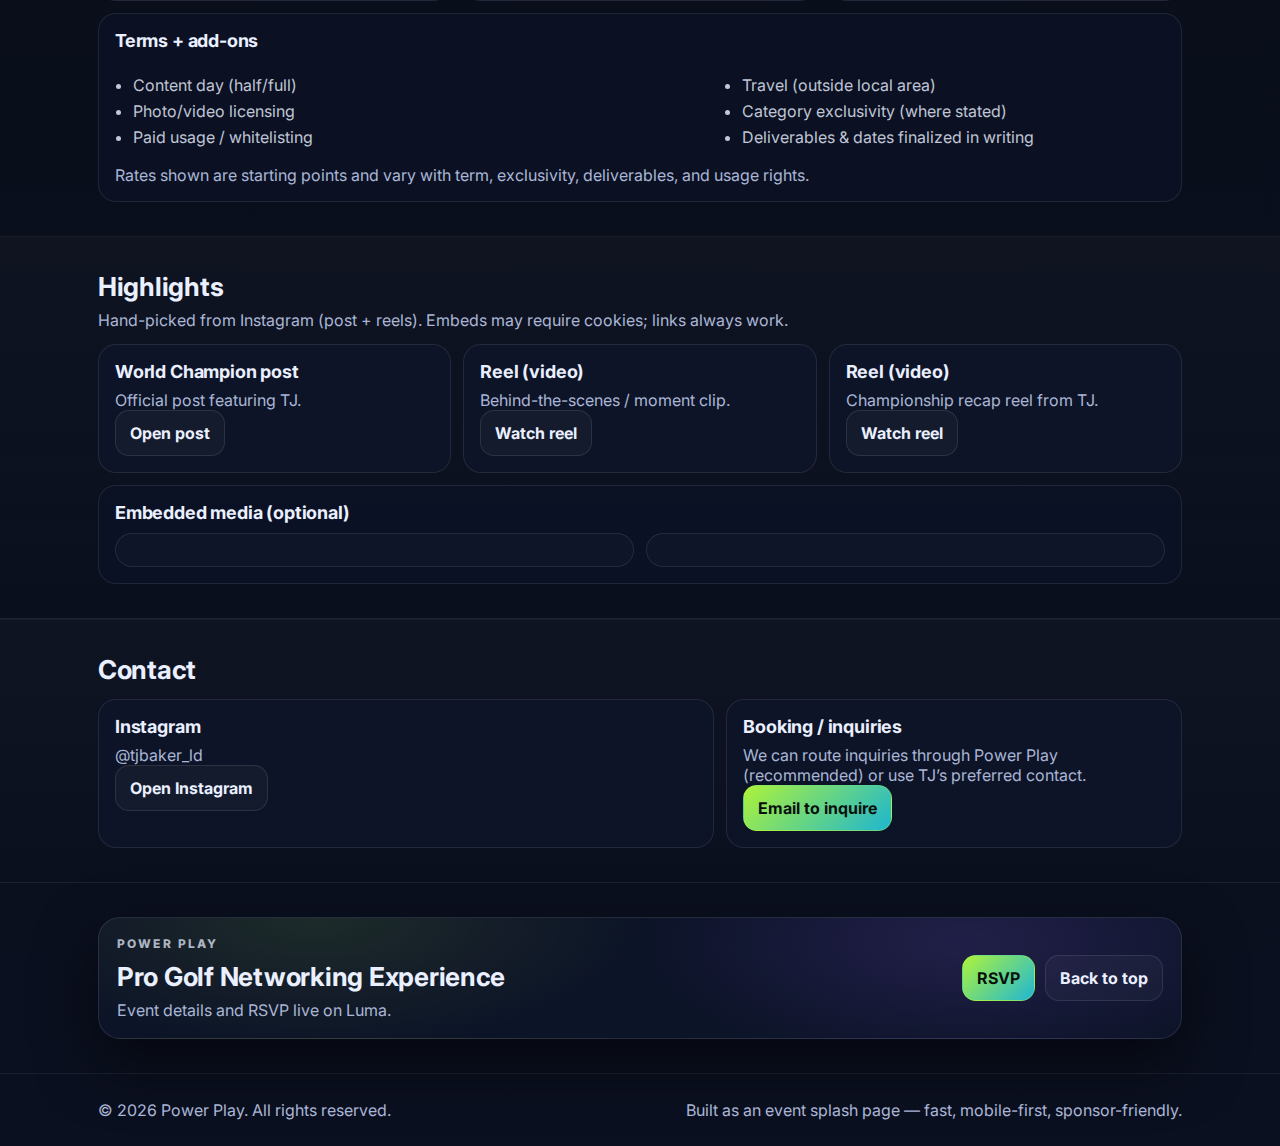
<file: tj-baker/index.html>
<!doctype html>
<html lang="en-CA">
<head>
  <meta charset="utf-8" />
  <meta name="viewport" content="width=device-width,initial-scale=1" />
  <title>TJ Baker — Power Play</title>
  <meta name="description" content="TJ Baker — featured long-drive athlete at Power Play. Lessons, appearances, and sponsorship opportunities." />

  <link rel="preconnect" href="https://fonts.googleapis.com" />
  <link rel="preconnect" href="https://fonts.gstatic.com" crossorigin />
  <link href="https://fonts.googleapis.com/css2?family=Inter:wght@400;600;700;800&display=swap" rel="stylesheet" />

  <link rel="stylesheet" href="../shared/styles.css" />

  <!-- Open Graph -->
  <meta property="og:title" content="TJ Baker — Power Play" />
  <meta property="og:description" content="Featured athlete at Power Play. Lessons, appearances, and sponsorship opportunities." />
  <meta property="og:type" content="website" />
  <meta property="og:image" content="./assets/hero.jpg" />
</head>
<body class="athlete-page">
  <a class="skip" href="#main">Skip to content</a>

  <header class="header">
    <div class="container header__inner">
      <a class="brand" href="#top" aria-label="Power Play">
        <span class="brand__mark" aria-hidden="true"></span>
        <span class="brand__text">POWER PLAY</span>
      </a>

      <nav class="nav" aria-label="Primary">
        <a class="nav__link" href="#athlete">Athlete</a>
        <a class="nav__link" href="#menu">Menu</a>
        <a class="nav__link" href="#event">Event</a>
        <a class="btn btn--primary" href="#rsvp">RSVP</a>
      </nav>
    </div>
  </header>

  <main id="main">
    <!-- HERO -->
    <section id="athlete" class="hero" aria-label="TJ Baker">
      <div class="hero__bg" aria-hidden="true"></div>
      <div class="container hero__inner">
        <div class="hero__copy">
          <p class="eyebrow">Featured athlete • Power Play</p>
          <h1 class="h1">TJ Baker</h1>
          <p class="subhead">Professional Long Drive Athlete</p>

          <p class="lead">Former St. Bonaventure baseball standout who transitioned from collegiate baseball and a career in accounting to become a professional long-drive competitor. Baker shares that his athletic background prepared him for the sport; his journey from the pitcher’s mound to the World Long Drive Tour was highlighted in a 2024 podcast. He is world ranked #9 on the World Long Drive Tour.</p>

          <div class="hero__cta">
            <a id="rsvp" class="btn btn--primary" href="https://luma.com/i0m71iub?locale=en-CA" target="_blank" rel="noopener">RSVP / Join Power Play</a>
            <a class="btn btn--ghost" href="#social">Follow on Instagram</a>
          </div>

          <div class="chips" aria-label="Highlights">
            <span class="chip">Long-drive demos</span>
            <span class="chip">Bay coaching</span>
            <span class="chip">Meet & greet</span>
          </div>
</div>

        <div class="hero__media">
          <div class="mediaCard">
            <iframe
              src="https://www.instagram.com/p/DT1m4mYjKxj/embed"
              title="TJ Baker Instagram post"
              loading="eager"
              style="width:100%;height:100%;border:0;border-radius:18px;background:#050916;"
              allow="encrypted-media"
            ></iframe>
            <div class="mediaCard__badge">
              <span class="dot" aria-hidden="true"></span>
              Power Play Athlete
            </div>
          </div>
        </div>
      </div>
    </section>

    <!-- PROOF BAR -->
    <section class="section">
      <div class="container">
        <div class="section__header">
          <h2 class="h2">Credibility, fast</h2>
          <p class="muted">Quick proof points for sponsors, organizers, and event guests.</p>
        </div>

        <div class="grid grid--stats" role="list">
          <div class="card stat" role="listitem">
            <p class="stat__label">Major highlight</p>
            <p class="stat__value">Former St. Bonaventure baseball standout</p>
          </div>
          <div class="card stat" role="listitem">
            <p class="stat__label">Longest drive</p>
            <p class="stat__value">454 yards</p>
          </div>
          <div class="card stat" role="listitem">
            <p class="stat__label">Tour / league</p>
            <p class="stat__value">World Long Drive Tour</p>
          </div>
          <div class="card stat" role="listitem">
            <p class="stat__label">Notable stat</p>
            <p class="stat__value">World Rank #9</p>
          </div>
          <div class="card stat" role="listitem">
            <p class="stat__label">Appearance type</p>
            <p class="stat__value">Demos + coaching</p>
          </div>
          <div class="card stat" role="listitem">
            <p class="stat__label">Home base</p>
            <p class="stat__value">Acton, Ontario</p>
          </div>
        </div>
      </div>
    </section>

    <!-- WHAT YOU’LL SEE -->
    <section class="section section--alt">
      <div class="container">
        <div class="section__header">
          <h2 class="h2">What you’ll see at Power Play</h2>
          <p class="muted">A pro golf networking experience with real performance up close.</p>
        </div>

        <div class="grid grid--3">
          <div class="card feature">
            <h3 class="h3">Live long-drive demos</h3>
            <p>See speed and strike on-demand, with quick breakdowns of what matters most.</p>
          </div>
          <div class="card feature">
            <h3 class="h3">Tips in the bays</h3>
            <p>Simple, repeatable cues you can use right away—without overthinking your swing.</p>
          </div>
          <div class="card feature">
            <h3 class="h3">Photos + meet &amp; greet</h3>
            <p>Meet TJ, connect with other guests, and walk away with content and contacts.</p>
          </div>
        </div>
      </div>
    </section>

    <!-- BIO + MENU CARD -->
    <section id="menu" class="section">
      <div class="container">
        <div class="grid grid--split">
          <div>
            <div class="section__header">
              <h2 class="h2">About TJ</h2>
              <p class="muted">Short, scannable, and credible. (We’ll swap in confirmed bio copy.)</p>
            </div>
            <div class="card prose">
              <p class="about-copy">Former St. Bonaventure baseball standout who transitioned from collegiate baseball and a career in accounting to become a professional long-drive competitor. Baker shares that his athletic background prepared him for the sport; his journey from the pitcher’s mound to the World Long Drive Tour was highlighted in a 2024 podcast. He is world ranked #9 on the World Long Drive Tour.</p>
              <p class="quote">“Slow is fast.”</p>
            </div>
          </div>

          <aside class="card menuCard" aria-label="Menu">
            <h3 class="h3">Menu</h3>
            <p class="muted">Jump straight to what you need.</p>
            <div class="menuCard__links">
              <a class="menuLink" href="#lessons">A. Lessons</a>
              <a class="menuLink" href="#fees">B. Appearance fees</a>
              <a class="menuLink" href="#tournaments">C. Tournament appearances</a>
              <a class="menuLink" href="#sponsorship">D. Sponsorship opportunities</a>
            </div>
            <div class="menuCard__cta">
              <a class="btn btn--primary btn--block" href="#contact">Book / Inquire</a>
              <a class="btn btn--ghost btn--block" href="#event">Event details</a>
            </div>
          </aside>
        </div>
      </div>
    </section>

    <!-- LESSONS -->
    <section id="lessons" class="section section--alt">
      <div class="container">
        <div class="section__header">
          <h2 class="h2">A. Lessons</h2>
          <p class="muted">Designed to be bookable for individuals, groups, and corporate sessions.</p>
        </div>

        <div class="grid grid--3">
          <div class="card">
            <h3 class="h3">1:1 Private</h3>
            <p class="muted">30 / 60 / 90 minutes</p>
            <ul class="list">
              <li>Baseline metrics</li>
              <li>Priority fixes (no overwhelm)</li>
              <li>Drills + take-home plan</li>
            </ul>
          </div>
          <div class="card">
            <h3 class="h3">Small group</h3>
            <p class="muted">2–6 people</p>
            <ul class="list">
              <li>Fun, competitive format</li>
              <li>Speed + strike stations</li>
              <li>Everyone leaves with cues</li>
            </ul>
          </div>
          <div class="card">
            <h3 class="h3">Speed session</h3>
            <p class="muted">Long-drive fundamentals</p>
            <ul class="list">
              <li>Safe speed-building</li>
              <li>Launch/spin basics</li>
              <li>Progress plan</li>
            </ul>
          </div>
        </div>
      </div>
    </section>

    <!-- FEES -->
    <section id="fees" class="section">
      <div class="container">
        <div class="section__header">
          <h2 class="h2">B. Appearance fees</h2>
          <p class="muted">We can publish “starting at” pricing, or keep it inquiry-only.</p>
        </div>

        <div class="grid grid--split">
          <div class="card">
            <h3 class="h3">Typical appearances</h3>
            <ul class="list">
              <li>Brand / sponsor event</li>
              <li>Corporate networking night</li>
              <li>Golf club member event</li>
              <li>Media / content day</li>
              <li>Product launch</li>
            </ul>
          </div>
          <div class="card">
            <h3 class="h3">What’s included (example)</h3>
            <ul class="list">
              <li>On-site time block (60–120 mins)</li>
              <li>Meet &amp; greet + photos</li>
              <li>Short demo (space permitting)</li>
              <li>Optional social post add-on</li>
            </ul>
            <p class="muted">Fee guidance: <strong>TBD</strong> (or “Inquire”)</p>
          </div>
        </div>
      </div>
    </section>

    <!-- TOURNAMENTS -->
    <section id="tournaments" class="section section--alt">
      <div class="container">
        <div class="section__header">
          <h2 class="h2">C. Tournament appearances</h2>
          <p class="muted">For organizers: bring a long-drive moment into your event.</p>
        </div>

        <div class="grid grid--split">
          <div class="card">
            <h3 class="h3">Options</h3>
            <ul class="list">
              <li>Long-drive exhibition</li>
              <li>Featured athlete / guest competitor</li>
              <li>On-course activation + sponsor content</li>
              <li>Skills challenge add-ons</li>
            </ul>
          </div>
          <div class="card">
            <h3 class="h3">Organizer requirements (draft)</h3>
            <ul class="list">
              <li>Safe hitting area + netting (if needed)</li>
              <li>PA / mic recommended</li>
              <li>Run-of-show time slot</li>
              <li>Launch monitor optional</li>
            </ul>
          </div>
        </div>
      </div>
    </section>

    <!-- SPONSORSHIP -->
    <section id="sponsorship" class="section">
      <div class="container">
        <div class="section__header">
          <h2 class="h2">D. Sponsorship opportunities</h2>
          
        </div>

        <div class="grid grid--3">
          <div class="card">
            <h3 class="h3">Cap / hat</h3>
            <p class="muted">Logo placement (monthly)</p>
            <ul class="list">
              <li><strong>Side placement:</strong> $750/mo</li>
              <li><strong>Front placement:</strong> $1,500/mo</li>
              <li><strong>Category exclusive add-on:</strong> +25–50%</li>
            </ul>
          </div>

          <div class="card">
            <h3 class="h3">Shirt / apparel</h3>
            <p class="muted">Logo placement (monthly)</p>
            <ul class="list">
              <li><strong>Sleeve / chest / back:</strong> $1,250/mo</li>
              <li><strong>Primary apparel position:</strong> $2,500/mo</li>
            </ul>
          </div>

          <div class="card">
            <h3 class="h3">Bag</h3>
            <p class="muted">Logo / patch placement (monthly)</p>
            <ul class="list">
              <li><strong>Standard placement:</strong> $600/mo</li>
              <li><strong>Premium placement:</strong> $1,200/mo</li>
            </ul>
          </div>

          <div class="card">
            <h3 class="h3">Social content</h3>
            <p class="muted">Delivered on TJ’s channels</p>
            <ul class="list">
              <li><strong>Story pack (3–5 frames):</strong> $400</li>
              <li><strong>1 Reel:</strong> $1,500</li>
              <li><strong>1 Reel + Story pack:</strong> $1,900</li>
              <li><strong>Monthly retainer (2 Reels + 2 Story packs):</strong> $3,500</li>
            </ul>
            <p class="muted" style="margin-top:10px">Paid usage / whitelisting available as an add-on.</p>
          </div>

          <div class="card">
            <h3 class="h3">Event / demo sponsor</h3>
            <p class="muted">Per event (signage + mentions)</p>
            <ul class="list">
              <li><strong>On-site demo sponsor:</strong> $3,500 / event (signage + 2 mentions)</li>
              <li><strong>Presenting demo sponsor:</strong> $7,500 / event (premium signage + 4 mentions + category exclusive)</li>
              <li><strong>Title sponsor (athlete segment):</strong> $12,500 / event (full integration)</li>
            </ul>
          </div>

          <div class="card">
            <h3 class="h3">Training / equipment partner</h3>
            <p class="muted">Category partner (monthly)</p>
            <ul class="list">
              <li><strong>In-kind only:</strong> case-by-case</li>
              <li><strong>In-kind + cash support:</strong> $750/mo (starter) → $2,000/mo (category partner)</li>
            </ul>
          </div>
        </div>

        <div class="card note">
          <h3 class="h3">Terms + add-ons</h3>
          <div class="grid grid--split">
            <ul class="list">
              <li>Content day (half/full)</li>
              <li>Photo/video licensing</li>
              <li>Paid usage / whitelisting</li>
            </ul>
            <ul class="list">
              <li>Travel (outside local area)</li>
              <li>Category exclusivity (where stated)</li>
              <li>Deliverables & dates finalized in writing</li>
            </ul>
          </div>
          <p class="muted" style="margin-top:12px">Rates shown are starting points and vary with term, exclusivity, deliverables, and usage rights.</p>
        </div>
      </div>
    </section>

    <!-- MEDIA / HIGHLIGHTS -->
    <section class="section section--alt" aria-label="Media highlights">
      <div class="container">
        <div class="section__header">
          <h2 class="h2">Highlights</h2>
          <p class="muted">Hand-picked from Instagram (post + reels). Embeds may require cookies; links always work.</p>
        </div>

        <div class="grid grid--3">
          <div class="card">
            <h3 class="h3">World Champion post</h3>
            <p class="muted">Official post featuring TJ.</p>
            <a class="btn btn--ghost" href="https://www.instagram.com/p/DT1m4mYjKxj/" target="_blank" rel="noopener">Open post</a>
          </div>
          <div class="card">
            <h3 class="h3">Reel (video)</h3>
            <p class="muted">Behind-the-scenes / moment clip.</p>
            <a class="btn btn--ghost" href="https://www.instagram.com/p/DSjITUXDLT6/" target="_blank" rel="noopener">Watch reel</a>
          </div>
          <div class="card">
            <h3 class="h3">Reel (video)</h3>
            <p class="muted">Championship recap reel from TJ.</p>
            <a class="btn btn--ghost" href="https://www.instagram.com/p/DMVllj-RZDx/" target="_blank" rel="noopener">Watch reel</a>
          </div>
        </div>

        <div class="card note" style="margin-top:12px">
          <h3 class="h3">Embedded media (optional)</h3>
          <div class="grid grid--2" style="margin-top:10px">
            <div class="card" style="background:rgba(255,255,255,.02)">
              <blockquote class="instagram-media" data-instgrm-permalink="https://www.instagram.com/p/DT1m4mYjKxj/" data-instgrm-version="14" style="margin:0; width:100%"></blockquote>
            </div>
            <div class="card" style="background:rgba(255,255,255,.02)">
              <blockquote class="instagram-media" data-instgrm-permalink="https://www.instagram.com/p/DSjITUXDLT6/" data-instgrm-version="14" style="margin:0; width:100%"></blockquote>
            </div>
          </div>
        </div>
      </div>
    </section>

    <!-- SOCIAL / CONTACT -->
    <section id="contact" class="section section--alt">
      <div class="container">
        <div class="section__header">
          <h2 class="h2">Contact</h2>
        </div>

        <div id="social" class="grid grid--split">
          <div class="card">
            <h3 class="h3">Instagram</h3>
            <p class="muted">@tjbaker_ld</p>
            <a class="btn btn--ghost" href="https://www.instagram.com/tjbaker_ld/" target="_blank" rel="noopener">Open Instagram</a>
          </div>
          <div class="card">
            <h3 class="h3">Booking / inquiries</h3>
            <p class="muted">We can route inquiries through Power Play (recommended) or use TJ’s preferred contact.</p>
            <a class="btn btn--primary" href="mailto:tjbakerld@gmail.com">Email to inquire</a>
          </div>
        </div>
      </div>
    </section>

    <!-- EVENT CTA -->
    <section id="event" class="section">
      <div class="container">
        <div class="cta">
          <div>
            <p class="eyebrow">Power Play</p>
            <h2 class="h2">Pro Golf Networking Experience</h2>
            <p class="muted">Event details and RSVP live on Luma.</p>
          </div>
          <div class="cta__actions">
            <a class="btn btn--primary" href="https://luma.com/i0m71iub?locale=en-CA" target="_blank" rel="noopener">RSVP</a>
            <a class="btn btn--ghost" href="#athlete">Back to top</a>
          </div>
        </div>
      </div>
    </section>

  </main>

  <footer class="footer">
    <div class="container footer__inner">
      <p class="muted">© <span id="y"></span> Power Play. All rights reserved.</p>
      <p class="muted">Built as an event splash page — fast, mobile-first, sponsor-friendly.</p>
    </div>
  </footer>

  <script>
    document.getElementById('y').textContent = new Date().getFullYear();
  </script>

  <!-- Instagram embed (optional) -->
  <script async src="https://www.instagram.com/embed.js"></script>
</body>
</html>
</file>
<file: shared/styles.css>
/* Power Play — splash page styles (draft)
   Notes:
   - Dark, high-contrast, performance vibe
   - Accent = electric lime + violet
   - Swap fonts/colors to match final brand kit when available
*/

:root{
  --bg: #070A0F;
  --bg2:#0B1020;
  --card:#0E152B;
  --card2:#0C1226;
  --text:#EAF0FF;
  --muted:#AAB6D6;
  --stroke:rgba(255,255,255,.10);

  --lime:#B6FF3B;
  --violet:#8B5CF6;
  --cyan:#22D3EE;

  --shadow: 0 24px 60px rgba(0,0,0,.55);
  --radius: 18px;
  --radius2: 26px;

  --container: 1120px;
}

*{box-sizing:border-box}
html{scroll-behavior:smooth}
body{
  margin:0;
  font-family:Inter, system-ui, -apple-system, Segoe UI, Roboto, Helvetica, Arial, sans-serif;
  color:var(--text);
  background:
    radial-gradient(900px 400px at 20% -10%, rgba(139,92,246,.28), transparent 60%),
    radial-gradient(900px 500px at 90% 10%, rgba(182,255,59,.16), transparent 60%),
    linear-gradient(180deg, var(--bg), var(--bg2));
}

img{max-width:100%; display:block}

a{color:inherit; text-decoration:none}

.skip{
  position:absolute; left:-999px; top:auto;
  width:1px; height:1px; overflow:hidden;
}
.skip:focus{
  left:16px; top:16px; width:auto; height:auto;
  padding:10px 12px; border-radius:10px;
  background:var(--card);
  border:1px solid var(--stroke);
  z-index:9999;
}

.container{max-width:var(--container); margin:0 auto; padding:0 18px}

.header{
  position:sticky; top:0; z-index:50;
  backdrop-filter: blur(10px);
  background: rgba(7,10,15,.65);
  border-bottom:1px solid rgba(255,255,255,.06);
}
.header__inner{display:flex; align-items:center; justify-content:space-between; gap:12px; padding:14px 0}

.brand{display:flex; align-items:center; gap:10px}
.brand__mark{
  width:14px; height:14px; border-radius:5px;
  background: linear-gradient(135deg, var(--lime), var(--violet));
  box-shadow: 0 0 0 6px rgba(182,255,59,.08), 0 0 40px rgba(139,92,246,.20);
}
.brand__text{font-weight:800; letter-spacing:.14em; font-size:12px}

.nav{display:flex; align-items:center; gap:10px}
.nav__link{
  font-size:14px; color:var(--muted);
  padding:10px 10px;
  border-radius:12px;
}
.nav__link:hover{background: rgba(255,255,255,.04); color:var(--text)}

.btn{
  display:inline-flex; align-items:center; justify-content:center;
  gap:10px;
  border-radius:14px;
  padding:12px 14px;
  font-weight:700;
  border:1px solid var(--stroke);
}
.btn--primary{
  background: linear-gradient(135deg, rgba(182,255,59,.95), rgba(34,211,238,.85));
  color:#07100B;
  border-color: rgba(182,255,59,.30);
}
.btn--primary:hover{filter:brightness(1.02)}
.btn--ghost{
  background: rgba(255,255,255,.03);
  color: var(--text);
}
.btn--ghost:hover{background: rgba(255,255,255,.06)}
.btn--block{width:100%}

.hero{position:relative; padding:56px 0 28px; overflow:hidden}
.hero__bg{
  position:absolute; inset:-2px;
  background:
    radial-gradient(900px 380px at 20% 0%, rgba(182,255,59,.12), transparent 65%),
    radial-gradient(700px 340px at 80% 20%, rgba(139,92,246,.18), transparent 65%);
  pointer-events:none;
}
.hero__inner{position:relative; display:grid; grid-template-columns: 1.15fr .85fr; gap:22px; align-items:center}

.eyebrow{margin:0 0 10px; font-weight:800; letter-spacing:.18em; text-transform:uppercase; font-size:12px; color:rgba(234,240,255,.72)}
.h1{margin:0; font-size:52px; line-height:1.02; letter-spacing:-.02em}
.subhead{margin:10px 0 12px; color:var(--muted); font-weight:600}
.lead{margin:0 0 18px; font-size:18px; color:rgba(234,240,255,.86); max-width:48ch}
.hero__cta{display:flex; gap:10px; flex-wrap:wrap; margin:16px 0 14px}

.chips{display:flex; gap:8px; flex-wrap:wrap}
.chip{
  font-size:12px;
  padding:8px 10px;
  border-radius:999px;
  background: rgba(255,255,255,.04);
  border:1px solid rgba(255,255,255,.08);
  color:rgba(234,240,255,.82);
}
.micro{margin:12px 0 0; color:rgba(170,182,214,.9); font-size:12px}

.mediaCard{
  position:relative;
  border-radius: var(--radius2);
  overflow:hidden;
  border:1px solid rgba(255,255,255,.10);
  box-shadow: var(--shadow);
  background: #050812;
}
.mediaCard img{aspect-ratio: 4/5; object-fit:cover; object-position:center center}
.mediaCard__overlay{
  position:absolute; inset:0;
  background: linear-gradient(180deg, transparent 50%, rgba(0,0,0,.55));
}
.mediaCard__badge{
  position:absolute; left:14px; bottom:14px;
  display:flex; align-items:center; gap:8px;
  padding:10px 12px;
  border-radius:999px;
  background: rgba(7,10,15,.55);
  border:1px solid rgba(255,255,255,.14);
  color:rgba(234,240,255,.92);
  font-weight:700; font-size:12px;
  backdrop-filter: blur(10px);
}
.dot{width:8px; height:8px; border-radius:99px; background: var(--lime); box-shadow: 0 0 18px rgba(182,255,59,.55)}

.section{padding:34px 0}
.section--alt{background: linear-gradient(180deg, rgba(255,255,255,.02), rgba(255,255,255,0)); border-top:1px solid rgba(255,255,255,.06); border-bottom:1px solid rgba(255,255,255,.06)}
.section__header{margin-bottom:14px}
.h2{margin:0 0 8px; font-size:26px; letter-spacing:-.01em}
.h3{margin:0 0 8px; font-size:18px; letter-spacing:-.01em}
.muted{margin:0; color:var(--muted)}

.grid{display:grid; gap:12px}
.grid--2{grid-template-columns: repeat(2, minmax(0, 1fr))}
.grid--3{grid-template-columns: repeat(3, minmax(0, 1fr))}
.grid--split{grid-template-columns: 1.15fr .85fr}
.grid--stats{grid-template-columns: repeat(6, minmax(0, 1fr))}

.card{
  border-radius: var(--radius);
  background: rgba(14,21,43,.70);
  border:1px solid rgba(255,255,255,.09);
  padding:16px;
}

.stat{padding:14px}
.stat__label{margin:0 0 8px; color:rgba(170,182,214,.95); font-size:12px; letter-spacing:.08em; text-transform:uppercase}
.stat__value{margin:0; font-weight:800; font-size:18px}

.feature p{margin:0; color:rgba(234,240,255,.80)}

.prose p{margin:0 0 10px; color:rgba(234,240,255,.86)}
.quote{
  margin: 14px 0 0;
  padding: 12px 14px;
  border-left: 3px solid rgba(182,255,59,.55);
  background: rgba(182,255,59,.06);
  border-radius: 12px;
  color: rgba(234,240,255,.92);
  font-weight: 600;
}

.menuCard{position:sticky; top:86px; align-self:start}
.menuCard__links{display:flex; flex-direction:column; gap:8px; margin:12px 0 14px}
.menuLink{
  padding:10px 12px;
  border-radius: 12px;
  background: rgba(255,255,255,.03);
  border:1px solid rgba(255,255,255,.08);
  color: rgba(234,240,255,.88);
  font-weight: 650;
}
.menuLink:hover{background: rgba(255,255,255,.06)}
.menuCard__cta{display:flex; flex-direction:column; gap:8px}

.list{margin:10px 0 0; padding-left:18px; color:rgba(234,240,255,.82)}
.list li{margin:6px 0}

.price{margin:10px 0 0; font-weight:800; font-size:18px; color:rgba(182,255,59,.92)}

.note{margin-top:12px; background: rgba(12,18,38,.70)}

.cta{
  display:flex; align-items:center; justify-content:space-between; gap:12px;
  padding:18px;
  border-radius: 22px;
  background:
    radial-gradient(600px 240px at 20% 0%, rgba(182,255,59,.10), transparent 55%),
    radial-gradient(600px 240px at 80% 20%, rgba(139,92,246,.16), transparent 55%),
    rgba(14,21,43,.75);
  border:1px solid rgba(255,255,255,.10);
  box-shadow: var(--shadow);
}
.cta__actions{display:flex; gap:10px; flex-wrap:wrap; justify-content:flex-end}

.footer{padding:26px 0; border-top:1px solid rgba(255,255,255,.06)}
.footer__inner{display:flex; align-items:flex-start; justify-content:space-between; gap:12px; flex-wrap:wrap}

@media (max-width: 980px){
  .hero__inner{grid-template-columns: 1fr}
  .grid--stats{grid-template-columns: repeat(3, minmax(0, 1fr))}
  .grid--split{grid-template-columns: 1fr}
  .grid--3{grid-template-columns: 1fr}
  .grid--2{grid-template-columns: 1fr}
  .menuCard{position:relative; top:auto}
  .h1{font-size:42px}
}

@media (max-width: 480px){
  .h1{font-size:36px}
  .nav__link{display:none}
}

.hero .micro {
  font-size: 1rem;
  line-height: 1.6;
}


/* Athlete page hero alignment tweaks (Cody/TJ/Matt) */
.athlete-page .hero__copy {
  display: flex;
  flex-direction: column;
  min-height: 100%;
}
.athlete-page .hero .subhead {
  font-size: clamp(1.35rem, 2vw, 1.75rem);
  line-height: 1.35;
  font-weight: 700;
}
.athlete-page .hero .chips { order: 2; }
.athlete-page .hero .hero__cta {
  order: 3;
  margin-top: auto;
}


/* Cody hero image registration fix (raise subject so head sits near top of tile) */
.hero-img--cody {
  width: 100%;
  height: 100%;
  display: block;
  object-fit: cover;
  object-position: center 0%;
}


/* About tile readability boost */
.athlete-page #menu .prose .about-copy {
  font-size: clamp(1.2rem, 1.55vw, 1.45rem);
  line-height: 1.5;
}
.athlete-page #menu .prose .quote {
  font-size: clamp(1.2rem, 1.45vw, 1.35rem);
}


/* Keep iframe hero media same tile size as image heroes */
.mediaCard iframe {
  display: block;
  width: 100%;
  aspect-ratio: 4 / 5;
  min-height: 520px;
  border: 0;
  border-radius: 18px;
}
@media (max-width: 980px) {
  .mediaCard iframe {
    min-height: 420px;
  }
}
</file>
